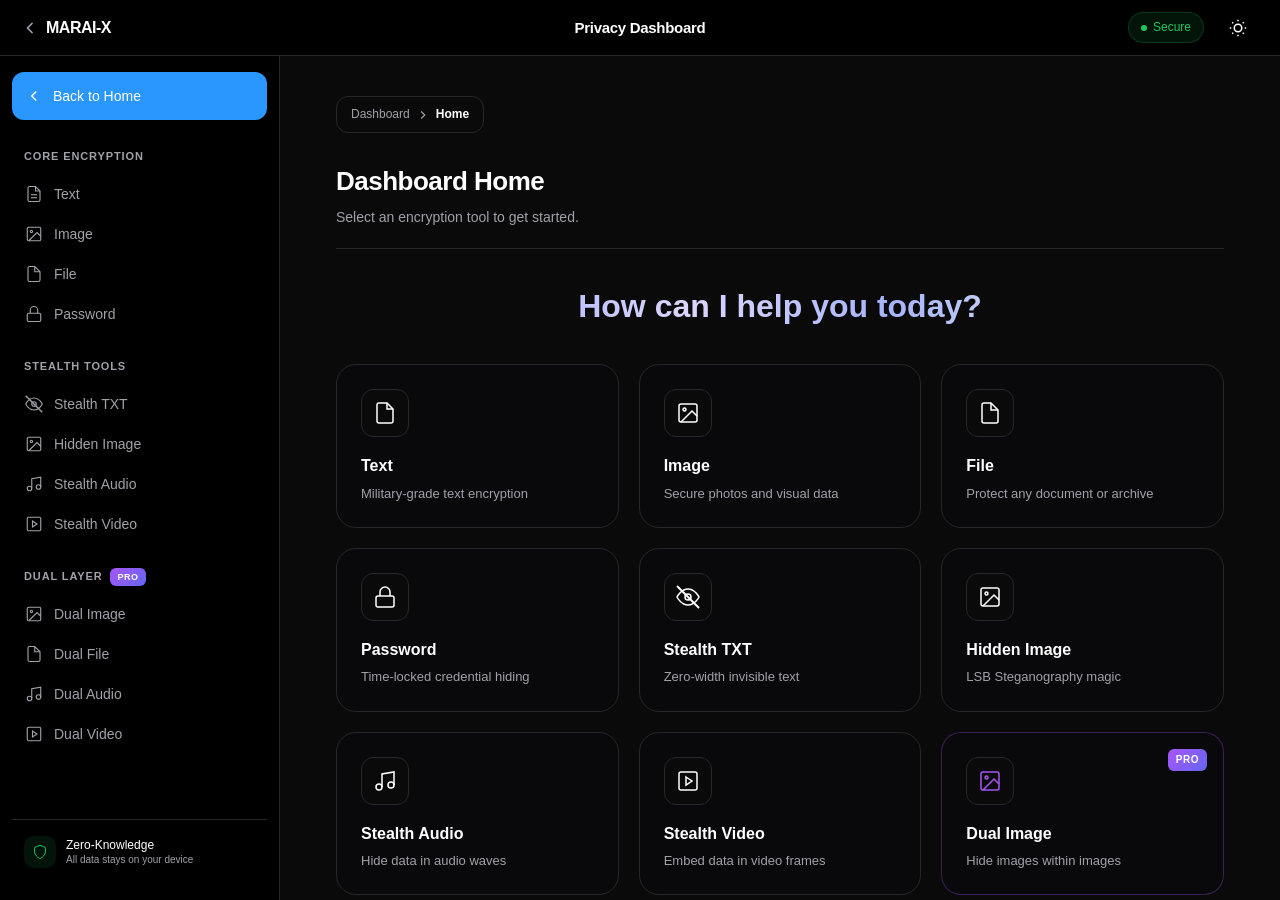
<file: dashboard.html>
<!DOCTYPE html>
<html lang="en" data-theme="dark" prefix="og: https://ogp.me/ns#">

<head>
    <meta charset="UTF-8">
    <meta name="viewport" content="width=device-width, initial-scale=1.0, maximum-scale=5.0">
    <meta http-equiv="X-UA-Compatible" content="IE=edge">

    <!-- Primary Meta Tags -->
    <title>MARAI-X Dashboard | Encrypt Text, Files & Images - AES-256-GCM</title>
    <meta name="title" content="MARAI-X Dashboard | Encrypt Text, Files & Images - AES-256-GCM">
    <meta name="description" content="MARAI-X Encryption Dashboard — Securely encrypt and decrypt text, images, files, audio, and video with military-grade AES-256-GCM encryption. Client-side processing, zero data upload, complete privacy.">
    <meta name="keywords" content="encryption dashboard, encrypt files online, text encryption tool, image encryption, file encryption tool, AES-256 encryption online, secure file encryption, privacy tool, encryption software, decrypt files, secure messaging, data encryption tool, online encryption, crypto tool, security dashboard">
    <meta name="author" content="MARAI-X">
    <meta name="robots" content="index, follow, max-image-preview:large, max-snippet:-1, max-video-preview:-1">
    <meta name="googlebot" content="index, follow">
    <meta name="theme-color" content="#6366f1" media="(prefers-color-scheme: dark)">
    <meta name="theme-color" content="#4f46e5" media="(prefers-color-scheme: light)">

    <!-- Canonical URL -->
    <link rel="canonical" href="https://marai-x.in/dashboard.html">

    <!-- Open Graph / Facebook -->
    <meta property="og:type" content="website">
    <meta property="og:url" content="https://marai-x.in/dashboard.html">
    <meta property="og:title" content="MARAI-X Encryption Dashboard | Secure Your Data">
    <meta property="og:description" content="Encrypt and decrypt text, files, and images with military-grade AES-256-GCM encryption. All processing happens client-side for maximum privacy.">
    <meta property="og:image" content="https://marai-x.in/dashboard-og-image.png">
    <meta property="og:image:width" content="1200">
    <meta property="og:image:height" content="630">
    <meta property="og:image:alt" content="MARAI-X Encryption Dashboard">
    <meta property="og:site_name" content="MARAI-X">

    <!-- Twitter / X -->
    <meta name="twitter:card" content="summary_large_image">
    <meta name="twitter:url" content="https://marai-x.in/dashboard.html">
    <meta name="twitter:title" content="MARAI-X Encryption Dashboard | Secure Your Data">
    <meta name="twitter:description" content="Encrypt and decrypt text, files, and images with military-grade AES-256-GCM encryption.">
    <meta name="twitter:image" content="https://marai-x.in/dashboard-twitter-image.png">
    <meta name="twitter:creator" content="@maraix">

    <!-- Favicon and App Icons -->
    <link rel="icon" type="image/x-icon" href="./assets/images/favicon-BZzgeWc0.ico">
    <link rel="icon" type="image/png" sizes="512x512" href="./assets/images/logo-DOwJ7_qz.png">
    <link rel="icon" type="image/png" sizes="192x192" href="./assets/images/logo-DOwJ7_qz.png">
    <link rel="icon" type="image/png" sizes="96x96" href="./assets/images/logo-DOwJ7_qz.png">
    <link rel="icon" type="image/png" sizes="32x32" href="./assets/images/favicon-BZzgeWc0.ico">
    <link rel="icon" type="image/png" sizes="16x16" href="./assets/images/favicon-16x16-D4WwQQyM.png">
    <link rel="apple-touch-icon" sizes="180x180" href="./assets/images/apple-touch-icon-c3KgWV1o.png">
    <link rel="manifest" href="./assets/site-C7OvWZoD.webmanifest">
    <link rel="shortcut icon" href="./assets/images/logo-DOwJ7_qz.png">

    <!-- JSON-LD Structured Data -->
    <script type="application/ld+json">
    {
        "@context": "https://schema.org",
        "@graph": [
            {
                "@type": "WebPage",
                "@id": "https://marai-x.in/dashboard.html#webpage",
                "url": "https://marai-x.in/dashboard.html",
                "name": "MARAI-X Encryption Dashboard",
                "description": "Secure encryption dashboard for encrypting and decrypting text, files, and images using AES-256-GCM military-grade encryption.",
                "isPartOf": {
                    "@id": "https://marai-x.in/#website"
                },
                "primaryImageOfPage": {
                    "@type": "ImageObject",
                    "url": "https://marai-x.in/dashboard-screenshot.png"
                },
                "breadcrumb": {
                    "@id": "https://marai-x.in/dashboard.html#breadcrumb"
                }
            },
            {
                "@type": "BreadcrumbList",
                "@id": "https://marai-x.in/dashboard.html#breadcrumb",
                "itemListElement": [
                    {
                        "@type": "ListItem",
                        "position": 1,
                        "name": "Home",
                        "item": "https://marai-x.in/"
                    },
                    {
                        "@type": "ListItem",
                        "position": 2,
                        "name": "Dashboard",
                        "item": "https://marai-x.in/dashboard.html"
                    }
                ]
            },
            {
                "@type": "WebApplication",
                "@id": "https://marai-x.in/dashboard.html#application",
                "name": "MARAI-X Encryption Dashboard",
                "description": "Interactive encryption dashboard for securing text, files, and images with AES-256-GCM encryption. Features include text encryption/decryption, file encryption with drag-and-drop support, image encryption, real-time processing, and zero server upload.",
                "applicationCategory": "SecurityApplication",
                "operatingSystem": "Web Browser",
                "offers": {
                    "@type": "Offer",
                    "price": "0",
                    "priceCurrency": "USD"
                },
                "featureList": [
                    "Text Encryption & Decryption",
                    "File Encryption (All Types)",
                    "Image Encryption",
                    "Drag & Drop File Upload",
                    "Real-time Processing",
                    "Client-Side Only - No Server Upload",
                    "AES-256-GCM Encryption",
                    "Secure Key Generation",
                    "Copy/Download Encrypted Data"
                ]
            }
        ]
    }
    </script>

    <!-- Humans.txt - Give credit where credit is due -->
    <link rel="author" href="[data-uri]" type="text/plain">

  <script type="module" crossorigin src="./assets/js/dashboard-WsWz6S5D.js"></script>
  <link rel="modulepreload" crossorigin href="./assets/js/react-vendor-BwsN-hIJ.js">
  <link rel="modulepreload" crossorigin href="./assets/js/motion-vendor-E5pvg3zn.js">
  <link rel="modulepreload" crossorigin href="./assets/js/script-BSnc0Qkr.js">
  <link rel="stylesheet" crossorigin href="./assets/script-C7BTI3dD.css">
  <link rel="stylesheet" crossorigin href="./assets/dashboard-0KBhY0TQ.css">
</head>

<body class="dashboard-body">

    <!-- Notification Container -->
    <div id="notificationContainer" class="notification-container"></div>

    <!-- ─── Dashboard Header ─── -->
    <header class="dash-header">
        <div class="dash-header-left">
            <button class="dash-sidebar-toggle" id="sidebarToggle" aria-label="Toggle sidebar">
                <svg width="20" height="20" viewBox="0 0 24 24" fill="none" stroke="currentColor" stroke-width="2">
                    <line x1="3" y1="6" x2="21" y2="6"></line>
                    <line x1="3" y1="12" x2="21" y2="12"></line>
                    <line x1="3" y1="18" x2="21" y2="18"></line>
                </svg>
            </button>
            <a href="index.html" class="dash-logo">
                <svg width="20" height="20" viewBox="0 0 24 24" fill="none" stroke="currentColor" stroke-width="2">
                    <polyline points="15 18 9 12 15 6"></polyline>
                </svg>
                MARAI-X
            </a>
        </div>
        <div class="dash-header-center">
            <h1 class="dash-header-title">Privacy Dashboard</h1>
        </div>
        <div class="dash-header-right">
            <div class="dash-status">
                <span class="dash-status-dot"></span>
                <span class="dash-status-text">Secure</span>
            </div>
            <button class="theme-toggle" id="themeToggle" aria-label="Toggle dark mode">
                <svg class="sun-icon" width="18" height="18" viewBox="0 0 24 24" fill="none" stroke="currentColor"
                    stroke-width="2">
                    <circle cx="12" cy="12" r="5"></circle>
                    <line x1="12" y1="1" x2="12" y2="3"></line>
                    <line x1="12" y1="21" x2="12" y2="23"></line>
                    <line x1="4.22" y1="4.22" x2="5.64" y2="5.64"></line>
                    <line x1="18.36" y1="18.36" x2="19.78" y2="19.78"></line>
                    <line x1="1" y1="12" x2="3" y2="12"></line>
                    <line x1="21" y1="12" x2="23" y2="12"></line>
                    <line x1="4.22" y1="19.78" x2="5.64" y2="18.36"></line>
                    <line x1="18.36" y1="5.64" x2="19.78" y2="4.22"></line>
                </svg>
                <svg class="moon-icon" width="18" height="18" viewBox="0 0 24 24" fill="none" stroke="currentColor"
                    stroke-width="2">
                    <path d="M21 12.79A9 9 0 1 1 11.21 3 7 7 0 0 0 21 12.79z"></path>
                </svg>
            </button>
        </div>
    </header>

    <!-- ─── Dashboard Layout ─── -->
    <div class="dash-layout">

        <!-- ─── Sidebar ─── -->
        <aside class="dash-sidebar" id="dashSidebar">
            <div class="dash-sidebar-inner">

                <a href="#home" class="dash-nav-back-home" id="navBackHome">
                    <svg viewBox="0 0 24 24" fill="none" stroke="currentColor" stroke-width="2">
                        <polyline points="15 18 9 12 15 6"></polyline>
                    </svg>
                    Back to Home
                </a>

                <!-- Category: Core -->
                <div class="dash-nav-group">
                    <div class="dash-nav-group-label">Core Encryption</div>
                    <button class="dash-nav-item active" data-panel="text">
                        <span class="dash-nav-icon">
                            <svg viewBox="0 0 24 24" fill="none" stroke="currentColor" stroke-width="1.5">
                                <path d="M14 2H6a2 2 0 0 0-2 2v16a2 2 0 0 0 2 2h12a2 2 0 0 0 2-2V8z"></path>
                                <polyline points="14 2 14 8 20 8"></polyline>
                                <line x1="16" y1="13" x2="8" y2="13"></line>
                                <line x1="16" y1="17" x2="8" y2="17"></line>
                            </svg>
                        </span>
                        <span class="dash-nav-label">Text</span>
                    </button>
                    <button class="dash-nav-item" data-panel="image">
                        <span class="dash-nav-icon">
                            <svg viewBox="0 0 24 24" fill="none" stroke="currentColor" stroke-width="1.5">
                                <rect x="3" y="3" width="18" height="18" rx="2" ry="2"></rect>
                                <circle cx="8.5" cy="8.5" r="1.5"></circle>
                                <polyline points="21 15 16 10 5 21"></polyline>
                            </svg>
                        </span>
                        <span class="dash-nav-label">Image</span>
                    </button>
                    <button class="dash-nav-item" data-panel="file">
                        <span class="dash-nav-icon">
                            <svg viewBox="0 0 24 24" fill="none" stroke="currentColor" stroke-width="1.5">
                                <path d="M13 2H6a2 2 0 0 0-2 2v16a2 2 0 0 0 2 2h12a2 2 0 0 0 2-2V9z"></path>
                                <polyline points="13 2 13 9 20 9"></polyline>
                            </svg>
                        </span>
                        <span class="dash-nav-label">File</span>
                    </button>
                    <button class="dash-nav-item" data-panel="password">
                        <span class="dash-nav-icon">
                            <svg viewBox="0 0 24 24" fill="none" stroke="currentColor" stroke-width="1.5">
                                <rect x="3" y="11" width="18" height="11" rx="2" ry="2"></rect>
                                <path d="M7 11V7a5 5 0 0 1 10 0v4"></path>
                            </svg>
                        </span>
                        <span class="dash-nav-label">Password</span>
                    </button>
                </div>

                <!-- Category: Stealth -->
                <div class="dash-nav-group">
                    <div class="dash-nav-group-label">Stealth Tools</div>
                    <button class="dash-nav-item" data-panel="stealth-txt">
                        <span class="dash-nav-icon">
                            <svg viewBox="0 0 24 24" fill="none" stroke="currentColor" stroke-width="1.5">
                                <path d="M1 12s4-8 11-8 11 8 11 8-4 8-11 8-11-8-11-8z"></path>
                                <circle cx="12" cy="12" r="3"></circle>
                                <line x1="1" y1="1" x2="23" y2="23" stroke-width="2"></line>
                            </svg>
                        </span>
                        <span class="dash-nav-label">Stealth TXT</span>
                    </button>
                    <button class="dash-nav-item" data-panel="stego">
                        <span class="dash-nav-icon">
                            <svg viewBox="0 0 24 24" fill="none" stroke="currentColor" stroke-width="1.5">
                                <rect x="3" y="3" width="18" height="18" rx="2" ry="2"></rect>
                                <circle cx="8.5" cy="8.5" r="1.5"></circle>
                                <polyline points="21 15 16 10 5 21"></polyline>
                            </svg>
                        </span>
                        <span class="dash-nav-label">Hidden Image</span>
                    </button>
                    <button class="dash-nav-item" data-panel="stealth-audio">
                        <span class="dash-nav-icon">
                            <svg viewBox="0 0 24 24" fill="none" stroke="currentColor" stroke-width="1.5">
                                <path d="M9 18V5l12-2v13"></path>
                                <circle cx="6" cy="18" r="3"></circle>
                                <circle cx="18" cy="16" r="3"></circle>
                            </svg>
                        </span>
                        <span class="dash-nav-label">Stealth Audio</span>
                    </button>
                    <button class="dash-nav-item" data-panel="stealth-video">
                        <span class="dash-nav-icon">
                            <svg viewBox="0 0 24 24" fill="none" stroke="currentColor" stroke-width="1.5">
                                <rect x="3" y="3" width="18" height="18" rx="2"></rect>
                                <polygon points="10 8 16 12 10 16 10 8"></polygon>
                            </svg>
                        </span>
                        <span class="dash-nav-label">Stealth Video</span>
                    </button>
                </div>

                <!-- Category: Pro / Dual -->
                <div class="dash-nav-group">
                    <div class="dash-nav-group-label">
                        Dual Layer
                        <span class="dash-badge">PRO</span>
                    </div>
                    <button class="dash-nav-item" data-panel="dual-image">
                        <span class="dash-nav-icon">
                            <svg viewBox="0 0 24 24" fill="none" stroke="currentColor" stroke-width="1.5">
                                <rect x="3" y="3" width="18" height="18" rx="2" ry="2"></rect>
                                <circle cx="8.5" cy="8.5" r="1.5"></circle>
                                <polyline points="21 15 16 10 5 21"></polyline>
                            </svg>
                        </span>
                        <span class="dash-nav-label">Dual Image</span>
                    </button>
                    <button class="dash-nav-item" data-panel="dual-file">
                        <span class="dash-nav-icon">
                            <svg viewBox="0 0 24 24" fill="none" stroke="currentColor" stroke-width="1.5">
                                <path d="M13 2H6a2 2 0 0 0-2 2v16a2 2 0 0 0 2 2h12a2 2 0 0 0 2-2V9z"></path>
                                <polyline points="13 2 13 9 20 9"></polyline>
                            </svg>
                        </span>
                        <span class="dash-nav-label">Dual File</span>
                    </button>
                    <button class="dash-nav-item" data-panel="dual-audio">
                        <span class="dash-nav-icon">
                            <svg viewBox="0 0 24 24" fill="none" stroke="currentColor" stroke-width="1.5">
                                <path d="M9 18V5l12-2v13"></path>
                                <circle cx="6" cy="18" r="3"></circle>
                                <circle cx="18" cy="16" r="3"></circle>
                            </svg>
                        </span>
                        <span class="dash-nav-label">Dual Audio</span>
                    </button>
                    <button class="dash-nav-item" data-panel="dual-video">
                        <span class="dash-nav-icon">
                            <svg viewBox="0 0 24 24" fill="none" stroke="currentColor" stroke-width="1.5">
                                <rect x="3" y="3" width="18" height="18" rx="2"></rect>
                                <polygon points="10 8 16 12 10 16 10 8"></polygon>
                            </svg>
                        </span>
                        <span class="dash-nav-label">Dual Video</span>
                    </button>
                </div>

                <!-- Bottom info -->
                <div class="dash-sidebar-footer">
                    <div class="dash-sidebar-footer-icon">
                        <svg viewBox="0 0 24 24" fill="none" stroke="currentColor" stroke-width="1.5">
                            <path d="M12 22s8-4 8-10V5l-8-3-8 3v7c0 6 8 10 8 10z"></path>
                        </svg>
                    </div>
                    <div class="dash-sidebar-footer-text">
                        <div>Zero-Knowledge</div>
                        <small>All data stays on your device</small>
                    </div>
                </div>
            </div>
        </aside>

        <!-- ─── Sidebar Overlay (mobile) ─── -->
        <div class="dash-sidebar-overlay" id="sidebarOverlay"></div>

        <!-- ─── Main Content ─── -->
        <main class="dash-main">

            <!-- Panel Breadcrumb -->
            <div class="dash-breadcrumb">
                <span class="dash-breadcrumb-category" id="breadcrumbCategory">Core Encryption</span>
                <svg width="14" height="14" viewBox="0 0 24 24" fill="none" stroke="currentColor" stroke-width="2">
                    <polyline points="9 18 15 12 9 6"></polyline>
                </svg>
                <span class="dash-breadcrumb-active" id="breadcrumbActive">Text</span>
            </div>

            <!-- Panel Container -->
            <div class="dash-panel-container">

                <!-- ─── HOME PANEL ─── -->
                <div class="demo-panel active" id="home-panel" style="position: relative;">
                    <!-- React Animated Background Mount --->
                    <div id="dashboard-react-bg-root"
                        style="position: absolute; top: -20px; left: -20px; right: -20px; bottom: -20px; z-index: 0; pointer-events: none; overflow: hidden; border-radius: 20px;">
                    </div>

                    <div class="dash-panel-header" style="position: relative; z-index: 1;">
                        <div>
                            <h2 class="dash-panel-title">Dashboard Home</h2>
                            <p class="dash-panel-desc">Select an encryption tool to get started.</p>
                        </div>
                    </div>

                    <!-- Animated Welcome Text (React-mounted) -->
                    <div id="dashboard-welcome-text-root"
                        style="position: relative; z-index: 1; margin: 2rem 0; display: flex; justify-content: center; align-items: center; width: 100%;">
                    </div>

                    <div class="dash-home-grid" style="position: relative; z-index: 1;">
                        <a href="#text" class="dash-home-card">
                            <div class="card-glow"></div>
                            <div class="card-icon">
                                <svg viewBox="0 0 24 24" fill="none" stroke="currentColor" stroke-width="1.5">
                                    <path d="M14 2H6a2 2 0 0 0-2 2v16a2 2 0 0 0 2 2h12a2 2 0 0 0 2-2V8z"></path>
                                    <polyline points="14 2 14 8 20 8"></polyline>
                                </svg>
                            </div>
                            <h3>Text</h3>
                            <p>Military-grade text encryption</p>
                        </a>

                        <a href="#image" class="dash-home-card">
                            <div class="card-glow"></div>
                            <div class="card-icon">
                                <svg viewBox="0 0 24 24" fill="none" stroke="currentColor" stroke-width="1.5">
                                    <rect x="3" y="3" width="18" height="18" rx="2" ry="2"></rect>
                                    <circle cx="8.5" cy="8.5" r="1.5"></circle>
                                    <polyline points="21 15 16 10 5 21"></polyline>
                                </svg>
                            </div>
                            <h3>Image</h3>
                            <p>Secure photos and visual data</p>
                        </a>

                        <a href="#file" class="dash-home-card">
                            <div class="card-glow"></div>
                            <div class="card-icon">
                                <svg viewBox="0 0 24 24" fill="none" stroke="currentColor" stroke-width="1.5">
                                    <path d="M13 2H6a2 2 0 0 0-2 2v16a2 2 0 0 0 2 2h12a2 2 0 0 0 2-2V9z"></path>
                                    <polyline points="13 2 13 9 20 9"></polyline>
                                </svg>
                            </div>
                            <h3>File</h3>
                            <p>Protect any document or archive</p>
                        </a>

                        <a href="#password" class="dash-home-card">
                            <div class="card-glow"></div>
                            <div class="card-icon">
                                <svg viewBox="0 0 24 24" fill="none" stroke="currentColor" stroke-width="1.5">
                                    <rect x="3" y="11" width="18" height="11" rx="2" ry="2"></rect>
                                    <path d="M7 11V7a5 5 0 0 1 10 0v4"></path>
                                </svg>
                            </div>
                            <h3>Password</h3>
                            <p>Time-locked credential hiding</p>
                        </a>

                        <a href="#stealth-txt" class="dash-home-card">
                            <div class="card-glow"></div>
                            <div class="card-icon">
                                <svg viewBox="0 0 24 24" fill="none" stroke="currentColor" stroke-width="1.5">
                                    <path d="M1 12s4-8 11-8 11 8 11 8-4 8-11 8-11-8-11-8z"></path>
                                    <circle cx="12" cy="12" r="3"></circle>
                                    <line x1="1" y1="1" x2="23" y2="23" stroke-width="2"></line>
                                </svg>
                            </div>
                            <h3>Stealth TXT</h3>
                            <p>Zero-width invisible text</p>
                        </a>

                        <a href="#stego" class="dash-home-card">
                            <div class="card-glow"></div>
                            <div class="card-icon">
                                <svg viewBox="0 0 24 24" fill="none" stroke="currentColor" stroke-width="1.5">
                                    <rect x="3" y="3" width="18" height="18" rx="2" ry="2"></rect>
                                    <circle cx="8.5" cy="8.5" r="1.5"></circle>
                                    <polyline points="21 15 16 10 5 21"></polyline>
                                </svg>
                            </div>
                            <h3>Hidden Image</h3>
                            <p>LSB Steganography magic</p>
                        </a>

                        <a href="#stealth-audio" class="dash-home-card">
                            <div class="card-glow"></div>
                            <div class="card-icon">
                                <svg viewBox="0 0 24 24" fill="none" stroke="currentColor" stroke-width="1.5">
                                    <path d="M9 18V5l12-2v13"></path>
                                    <circle cx="6" cy="18" r="3"></circle>
                                    <circle cx="18" cy="16" r="3"></circle>
                                </svg>
                            </div>
                            <h3>Stealth Audio</h3>
                            <p>Hide data in audio waves</p>
                        </a>

                        <a href="#stealth-video" class="dash-home-card">
                            <div class="card-glow"></div>
                            <div class="card-icon">
                                <svg viewBox="0 0 24 24" fill="none" stroke="currentColor" stroke-width="1.5">
                                    <rect x="3" y="3" width="18" height="18" rx="2"></rect>
                                    <polygon points="10 8 16 12 10 16 10 8"></polygon>
                                </svg>
                            </div>
                            <h3>Stealth Video</h3>
                            <p>Embed data in video frames</p>
                        </a>

                        <a href="#dual-image" class="dash-home-card dash-home-card-pro">
                            <div class="card-glow"></div>
                            <div class="dash-pro-badge">PRO</div>
                            <div class="card-icon">
                                <svg viewBox="0 0 24 24" fill="none" stroke="currentColor" stroke-width="1.5">
                                    <rect x="3" y="3" width="18" height="18" rx="2" ry="2"></rect>
                                    <circle cx="8.5" cy="8.5" r="1.5"></circle>
                                    <polyline points="21 15 16 10 5 21"></polyline>
                                </svg>
                            </div>
                            <h3>Dual Image</h3>
                            <p>Hide images within images</p>
                        </a>

                        <a href="#dual-file" class="dash-home-card dash-home-card-pro">
                            <div class="card-glow"></div>
                            <div class="dash-pro-badge">PRO</div>
                            <div class="card-icon">
                                <svg viewBox="0 0 24 24" fill="none" stroke="currentColor" stroke-width="1.5">
                                    <path d="M13 2H6a2 2 0 0 0-2 2v16a2 2 0 0 0 2 2h12a2 2 0 0 0 2-2V9z"></path>
                                    <polyline points="13 2 13 9 20 9"></polyline>
                                </svg>
                            </div>
                            <h3>Dual File</h3>
                            <p>Nested file encryption rings</p>
                        </a>

                        <a href="#dual-audio" class="dash-home-card dash-home-card-pro">
                            <div class="card-glow"></div>
                            <div class="dash-pro-badge">PRO</div>
                            <div class="card-icon">
                                <svg viewBox="0 0 24 24" fill="none" stroke="currentColor" stroke-width="1.5">
                                    <path d="M9 18V5l12-2v13"></path>
                                    <circle cx="6" cy="18" r="3"></circle>
                                    <circle cx="18" cy="16" r="3"></circle>
                                </svg>
                            </div>
                            <h3>Dual Audio</h3>
                            <p>Decoy audio layer hiding</p>
                        </a>

                        <a href="#dual-video" class="dash-home-card dash-home-card-pro">
                            <div class="card-glow"></div>
                            <div class="dash-pro-badge">PRO</div>
                            <div class="card-icon">
                                <svg viewBox="0 0 24 24" fill="none" stroke="currentColor" stroke-width="1.5">
                                    <rect x="3" y="3" width="18" height="18" rx="2"></rect>
                                    <polygon points="10 8 16 12 10 16 10 8"></polygon>
                                </svg>
                            </div>
                            <h3>Dual Video</h3>
                            <p>Nested decoy video layers</p>
                        </a>
                    </div>
                </div>

                <!-- ─── TEXT PANEL ─── -->
                <div class="demo-panel" id="text-panel">
                    <div class="dash-panel-header">
                        <div class="dash-panel-icon">
                            <svg viewBox="0 0 24 24" fill="none" stroke="currentColor" stroke-width="1.5">
                                <path d="M14 2H6a2 2 0 0 0-2 2v16a2 2 0 0 0 2 2h12a2 2 0 0 0 2-2V8z"></path>
                                <polyline points="14 2 14 8 20 8"></polyline>
                                <line x1="16" y1="13" x2="8" y2="13"></line>
                                <line x1="16" y1="17" x2="8" y2="17"></line>
                            </svg>
                        </div>
                        <div>
                            <h2 class="dash-panel-title">Text Encryption</h2>
                            <p class="dash-panel-desc">Secure messages, notes, and sensitive text with AES-256-GCM
                                encryption.</p>
                        </div>
                    </div>
                    <div class="dash-panel-body">
                        <textarea class="demo-input" placeholder="Enter text to encrypt..."></textarea>
                        <input type="password" class="demo-key" placeholder="Encryption key">
                        <div class="security-options">
                            <label class="security-toggle">
                                <input type="checkbox" class="opt-onetime">
                                <span></span>
                                <em>One-time decryption</em>
                            </label>
                            <label class="security-toggle">
                                <input type="checkbox" class="opt-timelock">
                                <span></span>
                                <em>Time lock</em>
                            </label>
                            <input type="datetime-local" class="opt-time" />
                            <small class="helper-text">Decryption allowed only after selected time</small>
                        </div>
                        <div class="demo-buttons">
                            <button class="btn btn-primary">Encrypt</button>
                            <button class="btn btn-secondary">Decrypt</button>
                        </div>
                        <div class="demo-output">
                            <p class="output-label">Output</p>
                            <div class="output-area"></div>
                        </div>
                    </div>
                </div>

                <!-- ─── IMAGE PANEL ─── -->
                <div class="demo-panel" id="image-panel">
                    <div class="dash-panel-header">
                        <div class="dash-panel-icon">
                            <svg viewBox="0 0 24 24" fill="none" stroke="currentColor" stroke-width="1.5">
                                <rect x="3" y="3" width="18" height="18" rx="2" ry="2"></rect>
                                <circle cx="8.5" cy="8.5" r="1.5"></circle>
                                <polyline points="21 15 16 10 5 21"></polyline>
                            </svg>
                        </div>
                        <div>
                            <h2 class="dash-panel-title">Image Encryption</h2>
                            <p class="dash-panel-desc">Protect photos and visual data with complete file encryption.</p>
                        </div>
                    </div>
                    <div class="dash-panel-body">
                        <div class="upload-area">
                            <svg width="48" height="48" viewBox="0 0 24 24" fill="none" stroke="currentColor"
                                stroke-width="1.5">
                                <rect x="3" y="3" width="18" height="18" rx="2" ry="2"></rect>
                                <circle cx="8.5" cy="8.5" r="1.5"></circle>
                                <polyline points="21 15 16 10 5 21"></polyline>
                            </svg>
                            <p>Click to upload an image</p>
                            <input type="file" data-role="image" accept="image/*,.mrx" style="display: none;">
                        </div>
                        <input type="password" class="demo-key" placeholder="Encryption key">
                        <div class="security-options">
                            <label class="security-toggle">
                                <input type="checkbox" class="opt-onetime">
                                <span></span>
                                <em>One-time decryption</em>
                            </label>
                            <label class="security-toggle">
                                <input type="checkbox" class="opt-timelock">
                                <span></span>
                                <em>Time lock</em>
                            </label>
                            <input type="datetime-local" class="opt-time" />
                            <small class="helper-text">Decryption allowed only after selected time</small>
                        </div>
                        <div class="demo-buttons">
                            <button class="btn btn-primary">Encrypt</button>
                            <button class="btn btn-secondary">Decrypt</button>
                        </div>
                        <div class="demo-output">
                            <div class="output-area"></div>
                        </div>
                    </div>
                </div>

                <!-- ─── FILE PANEL ─── -->
                <div class="demo-panel" id="file-panel">
                    <div class="dash-panel-header">
                        <div class="dash-panel-icon">
                            <svg viewBox="0 0 24 24" fill="none" stroke="currentColor" stroke-width="1.5">
                                <path d="M13 2H6a2 2 0 0 0-2 2v16a2 2 0 0 0 2 2h12a2 2 0 0 0 2-2V9z"></path>
                                <polyline points="13 2 13 9 20 9"></polyline>
                            </svg>
                        </div>
                        <div>
                            <h2 class="dash-panel-title">File Encryption</h2>
                            <p class="dash-panel-desc">Encrypt documents, PDFs, spreadsheets, and any file type.</p>
                        </div>
                    </div>
                    <div class="dash-panel-body">
                        <div class="upload-area">
                            <svg width="48" height="48" viewBox="0 0 24 24" fill="none" stroke="currentColor"
                                stroke-width="1.5">
                                <path d="M13 2H6a2 2 0 0 0-2 2v16a2 2 0 0 0 2 2h12a2 2 0 0 0 2-2V9z"></path>
                                <polyline points="13 2 13 9 20 9"></polyline>
                            </svg>
                            <p>Click to upload a file</p>
                            <input type="file" data-role="file" accept=".pdf,.zip,.txt,.doc,.docx,.json,.mrx,.mp4"
                                style="display: none;">
                        </div>
                        <input type="password" class="demo-key" placeholder="Encryption key">
                        <div class="security-options">
                            <label class="security-toggle">
                                <input type="checkbox" class="opt-onetime">
                                <span></span>
                                <em>One-time decryption</em>
                            </label>
                            <label class="security-toggle">
                                <input type="checkbox" class="opt-timelock">
                                <span></span>
                                <em>Time lock</em>
                            </label>
                            <input type="datetime-local" class="opt-time" />
                            <small class="helper-text">Decryption allowed only after selected time</small>
                        </div>
                        <div class="demo-buttons">
                            <button class="btn btn-primary">Encrypt</button>
                            <button class="btn btn-secondary">Decrypt</button>
                        </div>
                    </div>
                </div>

                <!-- ─── PASSWORD PANEL ─── -->
                <div class="demo-panel" id="password-panel">
                    <div class="dash-panel-header">
                        <div class="dash-panel-icon">
                            <svg viewBox="0 0 24 24" fill="none" stroke="currentColor" stroke-width="1.5">
                                <rect x="3" y="11" width="18" height="11" rx="2" ry="2"></rect>
                                <path d="M7 11V7a5 5 0 0 1 10 0v4"></path>
                            </svg>
                        </div>
                        <div>
                            <h2 class="dash-panel-title">Password Encryption</h2>
                            <p class="dash-panel-desc">Double-encrypt passwords and credentials with time-locked access.
                            </p>
                        </div>
                    </div>
                    <div class="dash-panel-body">
                        <input type="password" class="demo-input" placeholder="Enter password to encrypt...">
                        <input type="password" class="demo-key" placeholder="Master encryption key">
                        <div class="security-options">
                            <label class="security-toggle">
                                <input type="checkbox" class="opt-onetime">
                                <span></span>
                                <em>One-time decryption</em>
                            </label>
                            <label class="security-toggle">
                                <input type="checkbox" class="opt-timelock">
                                <span></span>
                                <em>Time lock</em>
                            </label>
                            <input type="datetime-local" class="opt-time" />
                            <small class="helper-text">Decryption allowed only after selected time</small>
                        </div>
                        <div class="demo-buttons">
                            <button class="btn btn-primary">Encrypt</button>
                            <button class="btn btn-secondary">Decrypt</button>
                        </div>
                        <div class="demo-output">
                            <p class="output-label">Output</p>
                            <div class="output-area"></div>
                        </div>
                    </div>
                </div>

                <!-- ─── STEALTH TXT PANEL ─── -->
                <div class="demo-panel" id="stealth-txt-panel">
                    <div class="dash-panel-header">
                        <div class="dash-panel-icon">
                            <svg viewBox="0 0 24 24" fill="none" stroke="currentColor" stroke-width="1.5">
                                <path d="M1 12s4-8 11-8 11 8 11 8-4 8-11 8-11-8-11-8z"></path>
                                <circle cx="12" cy="12" r="3"></circle>
                                <line x1="1" y1="1" x2="23" y2="23" stroke-width="2"></line>
                            </svg>
                        </div>
                        <div>
                            <h2 class="dash-panel-title">Stealth Text</h2>
                            <p class="dash-panel-desc">Hide encrypted data invisibly within text files using zero-width
                                characters.</p>
                        </div>
                    </div>
                    <div class="dash-panel-body">
                        <div class="upload-area">
                            <svg width="48" height="48" viewBox="0 0 24 24" fill="none" stroke="currentColor"
                                stroke-width="1.5">
                                <path d="M13 2H6a2 2 0 0 0-2 2v16a2 2 0 0 0 2 2h12a2 2 0 0 0 2-2V9z"></path>
                                <polyline points="13 2 13 9 20 9"></polyline>
                            </svg>
                            <p>Upload a TXT file</p>
                            <input type="file" accept=".txt" hidden>
                        </div>
                        <input type="password" class="demo-key" placeholder="Encryption key">
                        <textarea class="decoy-input" placeholder="Decoy text (what others will see)"
                            rows="4"></textarea>
                        <div class="security-options">
                            <label class="security-toggle">
                                <input type="checkbox" class="opt-onetime">
                                <span></span>
                                <em>One-time decryption</em>
                            </label>
                            <label class="security-toggle">
                                <input type="checkbox" class="opt-timelock">
                                <span></span>
                                <em>Time lock</em>
                            </label>
                            <input type="datetime-local" class="opt-time">
                        </div>
                        <div class="demo-buttons">
                            <button class="btn btn-primary">Encrypt (Invisible)</button>
                            <button class="btn btn-secondary">Decrypt</button>
                        </div>
                        <div class="output-area"></div>
                    </div>
                </div>

                <!-- ─── STEGO (HIDDEN IMAGE) PANEL ─── -->
                <div class="demo-panel" id="stego-panel">
                    <div class="dash-panel-header">
                        <div class="dash-panel-icon">
                            <svg viewBox="0 0 24 24" fill="none" stroke="currentColor" stroke-width="1.5">
                                <rect x="3" y="3" width="18" height="18" rx="2" ry="2"></rect>
                                <circle cx="8.5" cy="8.5" r="1.5"></circle>
                                <polyline points="21 15 16 10 5 21"></polyline>
                            </svg>
                        </div>
                        <div>
                            <h2 class="dash-panel-title">Hidden Image (Steganography)</h2>
                            <p class="dash-panel-desc">Hide secret messages within images using LSB steganography.</p>
                        </div>
                    </div>
                    <div class="dash-panel-body">
                        <div class="upload-area">
                            <svg width="48" height="48" viewBox="0 0 24 24" fill="none" stroke="currentColor"
                                stroke-width="1.5">
                                <rect x="3" y="3" width="18" height="18" rx="2" ry="2"></rect>
                                <circle cx="8.5" cy="8.5" r="1.5"></circle>
                                <polyline points="21 15 16 10 5 21"></polyline>
                            </svg>
                            <p>Click to upload an image</p>
                            <input type="file" data-role="image" accept="image/*" hidden />
                        </div>
                        <input type="password" class="demo-key stego-key" placeholder="Encryption key" />
                        <textarea class="demo-input stego-text" placeholder="Enter secret message" rows="4"></textarea>
                        <div class="security-options">
                            <label class="security-toggle">
                                <input type="checkbox" class="opt-onetime">
                                <span></span>
                                <em>One-time decryption</em>
                            </label>
                            <label class="security-toggle">
                                <input type="checkbox" class="opt-timelock">
                                <span></span>
                                <em>Time lock</em>
                            </label>
                            <input type="datetime-local" class="opt-time" />
                            <small class="helper-text">Decryption allowed only after selected time</small>
                        </div>
                        <div class="demo-buttons">
                            <button class="btn btn-primary">Encrypt</button>
                            <button class="btn btn-secondary">Decrypt</button>
                        </div>
                        <div class="output-area"></div>
                    </div>
                </div>

                <!-- ─── STEALTH AUDIO PANEL ─── -->
                <div class="demo-panel" id="stealth-audio-panel">
                    <div class="dash-panel-header">
                        <div class="dash-panel-icon">
                            <svg viewBox="0 0 24 24" fill="none" stroke="currentColor" stroke-width="1.5">
                                <path d="M9 18V5l12-2v13"></path>
                                <circle cx="6" cy="18" r="3"></circle>
                                <circle cx="18" cy="16" r="3"></circle>
                            </svg>
                        </div>
                        <div>
                            <h2 class="dash-panel-title">Stealth Audio</h2>
                            <p class="dash-panel-desc">Hide text messages within audio files using stealth techniques.
                            </p>
                        </div>
                    </div>
                    <div class="dash-panel-body">
                        <div class="upload-area">
                            <svg width="48" height="48" viewBox="0 0 24 24" fill="none" stroke="currentColor"
                                stroke-width="1.5">
                                <path d="M9 18V5l12-2v13"></path>
                                <circle cx="6" cy="18" r="3"></circle>
                                <circle cx="18" cy="16" r="3"></circle>
                            </svg>
                            <p>Upload audio file (MP3 / WAV)</p>
                            <input type="file" accept="audio/*">
                        </div>
                        <textarea class="demo-input" placeholder="Hidden message / transcript"></textarea>
                        <input type="password" class="demo-key" placeholder="Encryption key">
                        <div class="security-options">
                            <label>
                                <input type="checkbox" class="opt-timelock">
                                Time lock
                            </label>
                            <input type="datetime-local" class="opt-time">
                        </div>
                        <div class="demo-buttons">
                            <button class="btn btn-primary">Encrypt Audio</button>
                            <button class="btn btn-secondary">Decrypt Audio</button>
                        </div>
                        <div class="demo-output">
                            <div class="output-area"></div>
                        </div>
                    </div>
                </div>

                <!-- ─── STEALTH VIDEO PANEL ─── -->
                <div class="demo-panel" id="stealth-video-panel">
                    <div class="dash-panel-header">
                        <div class="dash-panel-icon">
                            <svg viewBox="0 0 24 24" fill="none" stroke="currentColor" stroke-width="1.5">
                                <rect x="3" y="3" width="18" height="18" rx="2"></rect>
                                <polygon points="10 8 16 12 10 16 10 8"></polygon>
                            </svg>
                        </div>
                        <div>
                            <h2 class="dash-panel-title">Stealth Video</h2>
                            <p class="dash-panel-desc">Hide text messages within video files with stealth encryption.
                            </p>
                        </div>
                    </div>
                    <div class="dash-panel-body">
                        <div class="upload-area">
                            <svg width="48" height="48" viewBox="0 0 24 24" fill="none" stroke="currentColor"
                                stroke-width="1.5">
                                <rect x="3" y="3" width="18" height="18" rx="2"></rect>
                                <polygon points="10 8 16 12 10 16 10 8"></polygon>
                            </svg>
                            <p>Upload video (MP4 / MKV / WebM)</p>
                            <input type="file" accept="video/*">
                        </div>
                        <textarea class="demo-input" placeholder="Hidden message / metadata / transcript"></textarea>
                        <input type="password" class="demo-key" placeholder="Encryption key">
                        <div class="security-options">
                            <label class="security-toggle">
                                <input type="checkbox" class="opt-timelock">
                                <span></span>
                                <em>Time lock</em>
                            </label>
                            <input type="datetime-local" class="opt-time">
                        </div>
                        <div class="demo-buttons">
                            <button class="btn btn-primary">Encrypt Video</button>
                            <button class="btn btn-secondary">Decrypt Video</button>
                        </div>
                        <div class="demo-output">
                            <div class="output-area"></div>
                        </div>
                    </div>
                </div>

                <!-- ─── DUAL IMAGE PANEL ─── -->
                <div class="demo-panel" id="dual-image-panel">
                    <div class="dash-panel-header">
                        <div class="dash-panel-icon dash-panel-icon-pro">
                            <svg viewBox="0 0 24 24" fill="none" stroke="currentColor" stroke-width="1.5">
                                <rect x="3" y="3" width="18" height="18" rx="2" ry="2"></rect>
                                <circle cx="8.5" cy="8.5" r="1.5"></circle>
                                <polyline points="21 15 16 10 5 21"></polyline>
                            </svg>
                        </div>
                        <div>
                            <h2 class="dash-panel-title">Dual Image <span class="dash-pro-tag">PRO</span></h2>
                            <p class="dash-panel-desc">Hide one image inside another with dual-layer encryption.</p>
                        </div>
                    </div>
                    <div class="dash-panel-body">
                        <div class="upload-area">
                            <svg width="48" height="48" viewBox="0 0 24 24" fill="none" stroke="currentColor"
                                stroke-width="1.5">
                                <rect x="3" y="3" width="18" height="18" rx="2" ry="2"></rect>
                                <circle cx="8.5" cy="8.5" r="1.5"></circle>
                                <polyline points="21 15 16 10 5 21"></polyline>
                            </svg>
                            <p>Upload Decoy Image (public)</p>
                            <input type="file" class="decoy-image" accept="image/*">
                        </div>
                        <div class="upload-area">
                            <svg width="48" height="48" viewBox="0 0 24 24" fill="none" stroke="currentColor"
                                stroke-width="1.5">
                                <rect x="3" y="3" width="18" height="18" rx="2" ry="2"></rect>
                                <circle cx="8.5" cy="8.5" r="1.5"></circle>
                                <polyline points="21 15 16 10 5 21"></polyline>
                            </svg>
                            <p>Upload Secret Image (hidden)</p>
                            <input type="file" class="secret-image" accept="image/*">
                        </div>
                        <input type="password" class="demo-key" placeholder="Encryption key">
                        <div class="security-options">
                            <label class="security-toggle">
                                <input type="checkbox" class="opt-timelock">
                                <span></span>
                                <em>Time lock</em>
                            </label>
                            <input type="datetime-local" class="opt-time">
                        </div>
                        <div class="demo-buttons">
                            <button class="btn btn-primary">Encrypt Images</button>
                            <button class="btn btn-secondary">Decrypt Secret</button>
                        </div>
                        <div class="demo-output">
                            <div class="output-area"></div>
                        </div>
                    </div>
                </div>

                <!-- ─── DUAL FILE PANEL ─── -->
                <div class="demo-panel" id="dual-file-panel">
                    <div class="dash-panel-header">
                        <div class="dash-panel-icon dash-panel-icon-pro">
                            <svg viewBox="0 0 24 24" fill="none" stroke="currentColor" stroke-width="1.5">
                                <path d="M13 2H6a2 2 0 0 0-2 2v16a2 2 0 0 0 2 2h12a2 2 0 0 0 2-2V9z"></path>
                                <polyline points="13 2 13 9 20 9"></polyline>
                            </svg>
                        </div>
                        <div>
                            <h2 class="dash-panel-title">Dual File <span class="dash-pro-tag">PRO</span></h2>
                            <p class="dash-panel-desc">Hide any file inside another file with nested encryption using
                                magic markers.</p>
                        </div>
                    </div>
                    <div class="dash-panel-body">
                        <div class="upload-area">
                            <svg width="48" height="48" viewBox="0 0 24 24" fill="none" stroke="currentColor"
                                stroke-width="1.5">
                                <path d="M13 2H6a2 2 0 0 0-2 2v16a2 2 0 0 0 2 2h12a2 2 0 0 0 2-2V9z"></path>
                                <polyline points="13 2 13 9 20 9"></polyline>
                            </svg>
                            <p>Upload Decoy File (public)</p>
                            <input type="file" class="decoy-file" accept="*/*">
                        </div>
                        <div class="upload-area">
                            <svg width="48" height="48" viewBox="0 0 24 24" fill="none" stroke="currentColor"
                                stroke-width="1.5">
                                <path d="M13 2H6a2 2 0 0 0-2 2v16a2 2 0 0 0 2 2h12a2 2 0 0 0 2-2V9z"></path>
                                <polyline points="13 2 13 9 20 9"></polyline>
                            </svg>
                            <p>Upload Secret File (hidden)</p>
                            <input type="file" class="secret-file" accept="*/*">
                        </div>
                        <input type="password" class="demo-key" placeholder="Encryption key">
                        <div class="security-options">
                            <label class="security-toggle">
                                <input type="checkbox" class="opt-timelock">
                                <span></span>
                                <em>Time lock</em>
                            </label>
                            <input type="datetime-local" class="opt-time">
                        </div>
                        <div class="demo-buttons">
                            <button class="btn btn-primary">Encrypt Files</button>
                            <button class="btn btn-secondary">Decrypt Secret</button>
                        </div>
                        <div class="demo-output">
                            <div class="output-area"></div>
                        </div>
                    </div>
                </div>

                <!-- ─── DUAL AUDIO PANEL ─── -->
                <div class="demo-panel" id="dual-audio-panel">
                    <div class="dash-panel-header">
                        <div class="dash-panel-icon dash-panel-icon-pro">
                            <svg viewBox="0 0 24 24" fill="none" stroke="currentColor" stroke-width="1.5">
                                <path d="M9 18V5l12-2v13"></path>
                                <circle cx="6" cy="18" r="3"></circle>
                                <circle cx="18" cy="16" r="3"></circle>
                            </svg>
                        </div>
                        <div>
                            <h2 class="dash-panel-title">Dual Audio <span class="dash-pro-tag">PRO</span></h2>
                            <p class="dash-panel-desc">Hide an audio file inside another audio file with dual-layer
                                encryption.</p>
                        </div>
                    </div>
                    <div class="dash-panel-body">
                        <div class="upload-area">
                            <svg width="48" height="48" viewBox="0 0 24 24" fill="none" stroke="currentColor"
                                stroke-width="1.5">
                                <path d="M9 18V5l12-2v13"></path>
                                <circle cx="6" cy="18" r="3"></circle>
                                <circle cx="18" cy="16" r="3"></circle>
                            </svg>
                            <p>Upload Decoy Audio (public)</p>
                            <input type="file" class="decoy-audio" accept="audio/*">
                        </div>
                        <div class="upload-area">
                            <svg width="48" height="48" viewBox="0 0 24 24" fill="none" stroke="currentColor"
                                stroke-width="1.5">
                                <path d="M9 18V5l12-2v13"></path>
                                <circle cx="6" cy="18" r="3"></circle>
                                <circle cx="18" cy="16" r="3"></circle>
                            </svg>
                            <p>Upload Secret Audio (hidden)</p>
                            <input type="file" class="secret-audio" accept="audio/*">
                        </div>
                        <input type="password" class="demo-key" placeholder="Encryption key">
                        <div class="security-options">
                            <label>
                                <input type="checkbox" class="opt-timelock">
                                Time lock
                            </label>
                            <input type="datetime-local" class="opt-time">
                        </div>
                        <div class="demo-buttons">
                            <button class="btn btn-primary">Encrypt Audio</button>
                            <button class="btn btn-secondary">Decrypt Secret</button>
                        </div>
                        <div class="demo-output">
                            <div class="output-area"></div>
                        </div>
                    </div>
                </div>

                <!-- ─── DUAL VIDEO PANEL ─── -->
                <div class="demo-panel" id="dual-video-panel">
                    <div class="dash-panel-header">
                        <div class="dash-panel-icon dash-panel-icon-pro">
                            <svg viewBox="0 0 24 24" fill="none" stroke="currentColor" stroke-width="1.5">
                                <rect x="3" y="3" width="18" height="18" rx="2"></rect>
                                <polygon points="10 8 16 12 10 16 10 8"></polygon>
                            </svg>
                        </div>
                        <div>
                            <h2 class="dash-panel-title">Dual Video <span class="dash-pro-tag">PRO</span></h2>
                            <p class="dash-panel-desc">Hide a video inside another video with dual-layer encryption.</p>
                        </div>
                    </div>
                    <div class="dash-panel-body">
                        <div class="upload-area">
                            <svg width="48" height="48" viewBox="0 0 24 24" fill="none" stroke="currentColor"
                                stroke-width="1.5">
                                <polygon points="10 8 16 12 10 16 10 8"></polygon>
                            </svg>
                            <p>Upload Decoy Video (public)</p>
                            <input type="file" class="decoy-video" accept="video/mp4,video/webm">
                        </div>
                        <div class="upload-area">
                            <svg width="48" height="48" viewBox="0 0 24 24" fill="none" stroke="currentColor"
                                stroke-width="1.5">
                                <polygon points="10 8 16 12 10 16 10 8"></polygon>
                            </svg>
                            <p>Upload Secret Video (hidden)</p>
                            <input type="file" class="secret-video" accept="video/mp4,video/webm">
                        </div>
                        <input type="password" class="demo-key" placeholder="Encryption key">
                        <div class="security-options">
                            <label class="security-toggle">
                                <input type="checkbox" class="opt-timelock">
                                <span></span>
                                <em>Time lock</em>
                            </label>
                            <input type="datetime-local" class="opt-time">
                        </div>
                        <div class="demo-buttons">
                            <button class="btn btn-primary">Encrypt Video</button>
                            <button class="btn btn-secondary">Decrypt Secret</button>
                        </div>
                        <div class="demo-output">
                            <div class="output-area"></div>
                        </div>
                    </div>
                </div>

            </div><!-- /dash-panel-container -->

            <!-- Dashboard Footer -->
            <div class="dash-footer">
                <div class="dash-footer-security">
                    <svg width="14" height="14" viewBox="0 0 24 24" fill="none" stroke="currentColor" stroke-width="2">
                        <path d="M12 22s8-4 8-10V5l-8-3-8 3v7c0 6 8 10 8 10z"></path>
                    </svg>
                    <span>All encryption runs locally. Zero data leaves your device.</span>
                </div>
                <div class="dash-footer-brand">MARAI-X · Built by Shutdown</div>
            </div>
        </main>
    </div>

    <!-- Scripts -->
</body>

</html>
</file>
<file: assets/script-C7BTI3dD.css>
.reveal{opacity:0;transform:translateY(24px) scale(.98);filter:blur(6px);transition:opacity .9s cubic-bezier(.16,1,.3,1),transform .9s cubic-bezier(.16,1,.3,1),filter .9s cubic-bezier(.16,1,.3,1);will-change:transform,opacity}.reveal.active{opacity:1;transform:translateY(0) scale(1);filter:blur(0)}.reveal-stagger .reveal-child{opacity:0;transform:translateY(18px) scale(.985);filter:blur(4px);transition:opacity .7s cubic-bezier(.16,1,.3,1),transform .7s cubic-bezier(.16,1,.3,1),filter .7s cubic-bezier(.16,1,.3,1);transition-delay:var(--reveal-delay, 0s)}.reveal-stagger.active .reveal-child{opacity:1;transform:translateY(0) scale(1);filter:blur(0)}@media (prefers-reduced-motion: reduce){.reveal,.reveal-stagger .reveal-child{transition:none;transform:none;filter:none;opacity:1}}:root{--color-bg: #ffffff;--color-bg-secondary: #f5f5f7;--color-text: #1d1d1f;--color-text-secondary: #6e6e73;--color-accent: #0071e3;--color-accent-hover: #0077ed;--color-accent-text: #ffffff;--color-border: #d2d2d7;--color-card: #ffffff;--nav-bg: rgba(255, 255, 255, .72);--nav-blur: blur(20px);--shadow-sm: 0 1px 3px rgba(0, 0, 0, .05);--shadow-md: 0 4px 6px rgba(0, 0, 0, .07);--shadow-lg: 0 10px 20px rgba(0, 0, 0, .08);--gradient-orb: linear-gradient(135deg, #e3e3e8 0%, #c7c7cc 100%);--safe-area-left: 0;--safe-area-right: 0}[data-theme=dark]{--color-bg: #000000;--color-bg-secondary: #0a0a0a;--color-text: #ffffff;--color-text-secondary: #a1a1aa;--color-accent: #2997ff;--color-accent-hover: #409fff;--color-accent-text: #ffffff;--color-border: #27272a;--color-card: #09090b;--nav-bg: rgba(0, 0, 0, .72);--shadow-sm: 0 1px 3px rgba(0, 0, 0, .3);--shadow-md: 0 4px 6px rgba(0, 0, 0, .4);--shadow-lg: 0 10px 20px rgba(0, 0, 0, .5);--gradient-orb: linear-gradient(135deg, #2d2d30 0%, #1a1a1c 100%)}*{margin:0;padding:0;box-sizing:border-box}html{scroll-behavior:smooth;-webkit-font-smoothing:antialiased;-moz-osx-font-smoothing:grayscale}body{font-family:-apple-system,BlinkMacSystemFont,SF Pro Display,SF Pro Text,Helvetica,Arial,sans-serif;background-color:var(--color-bg);color:var(--color-text);line-height:1.6;overflow-x:hidden;transition:background-color .3s ease,color .3s ease}.container{max-width:1200px;margin:0 auto;padding:0 16px;width:100%}.nav{position:fixed;top:0;left:0;right:0;z-index:9999;background:var(--nav-bg);backdrop-filter:var(--nav-blur);-webkit-backdrop-filter:var(--nav-blur);border-bottom:1px solid var(--color-border);transition:all .3s ease}.nav-container{max-width:1200px;margin:0 auto;padding:12px 16px;display:flex;justify-content:space-between;align-items:center;width:100%;position:relative}.nav-logo{font-size:18px;font-weight:600;letter-spacing:-.5px;color:var(--color-text);flex-shrink:0}.nav-links{display:none;list-style:none;gap:32px;align-items:center;position:absolute;top:100%;left:0;right:0;background:var(--nav-bg);backdrop-filter:var(--nav-blur);-webkit-backdrop-filter:var(--nav-blur);flex-direction:column;padding:16px;border-bottom:1px solid var(--color-border);gap:0}.nav-links.active{display:flex}.nav-links li{width:100%}.nav-links a{color:var(--color-text);text-decoration:none;font-size:14px;font-weight:400;transition:opacity .2s ease;display:block;padding:12px 0;border-bottom:1px solid var(--color-border)}.nav-links li:last-child a{border-bottom:none}.nav-links a:active{opacity:.6}.menu-toggle{display:flex;flex-direction:column;background:none;border:none;cursor:pointer;gap:5px;padding:8px;margin-left:auto}.menu-toggle span{width:24px;height:2px;background:var(--color-text);border-radius:1px;transition:all .3s ease}.menu-toggle.active span:nth-child(1){transform:rotate(45deg) translateY(11px)}.menu-toggle.active span:nth-child(2){opacity:0}.menu-toggle.active span:nth-child(3){transform:rotate(-45deg) translateY(-11px)}.theme-toggle{background:none;border:none;cursor:pointer;color:var(--color-text);padding:8px;border-radius:8px;transition:background-color .2s ease;display:flex;align-items:center;justify-content:center;min-width:44px;min-height:44px;flex-shrink:0}.theme-toggle:active{background-color:var(--color-bg-secondary)}.sun-icon{display:none}.moon-icon,[data-theme=dark] .sun-icon{display:block}[data-theme=dark] .moon-icon{display:none}.hero{min-height:100vh;display:flex;align-items:center;justify-content:center;text-align:center;padding:80px 16px 60px;position:relative;overflow:hidden;z-index:1}.hero .container{position:relative;z-index:10}.hero-title{font-size:clamp(32px,8vw,96px);font-weight:700;letter-spacing:-1.5px;line-height:1.1;margin-bottom:16px;background:linear-gradient(135deg,var(--color-text) 0%,var(--color-text-secondary) 100%);-webkit-background-clip:text;-webkit-text-fill-color:transparent;background-clip:text}.hero-subtitle{font-size:clamp(16px,4vw,24px);color:var(--color-text-secondary);margin-bottom:32px;font-weight:400;line-height:1.4}.hero-buttons{display:flex;flex-direction:column;gap:12px;justify-content:center;margin-bottom:48px;width:100%}.btn{padding:16px 24px;border-radius:980px;font-size:16px;font-weight:500;text-decoration:none;transition:all .3s ease;border:none;cursor:pointer;display:inline-block;min-height:48px;display:flex;align-items:center;justify-content:center}.btn-primary{background-color:var(--color-accent);color:var(--color-accent-text)}.btn-primary:active{background-color:var(--color-accent-hover);transform:scale(.98)}.btn-secondary{background-color:transparent;color:var(--color-accent);border:1px solid var(--color-accent)}.btn-secondary:active{background-color:var(--color-accent);color:var(--color-accent-text)}.btn-large{padding:16px 20px;font-size:16px}.hero-visual{display:flex;justify-content:center;align-items:center;margin-top:40px}.hero-3d-container{position:absolute;top:0;left:0;width:100%;height:100%;z-index:1;pointer-events:none}.encryption-orb{width:200px;height:200px;border-radius:50%;background:var(--gradient-orb);animation:float 6s ease-in-out infinite;box-shadow:var(--shadow-lg);position:relative;z-index:2}.encryption-orb:before{content:"";position:absolute;top:20px;right:20px;bottom:20px;left:20px;border-radius:50%;background:linear-gradient(135deg,rgba(255,255,255,.1) 0%,transparent 100%)}@keyframes float{0%,to{transform:translateY(0)}50%{transform:translateY(-20px)}}.hero-expand-media{position:absolute;z-index:5;left:50%;top:50%;transform:translate(-50%,-50%) scale(0);width:0;height:0;border-radius:24px;overflow:hidden;box-shadow:0 0 #0000;opacity:0;will-change:transform,width,height,opacity,border-radius;pointer-events:none}.hero-expand-media canvas{position:absolute;top:0;right:0;bottom:0;left:0;width:100%!important;height:100%!important}.hero-card-sparkles{width:100%;height:100%;background:var(--color-bg);border:1px solid var(--color-border);border-radius:inherit;position:relative;display:flex;align-items:center;justify-content:center;overflow:hidden;transition:background .3s ease,border-color .3s ease}[data-theme=dark] .hero-card-sparkles{background:#000;border-color:#ffffff14}.hero-card-sparkles-content{position:relative;display:flex;flex-direction:column;align-items:center;width:100%;z-index:20}.hero-card-sparkles-title{font-size:clamp(4rem,12vw,12rem);font-weight:700;text-align:center;color:var(--color-text);letter-spacing:-.04em;line-height:1;margin:0;transition:color .3s ease}[data-theme=dark] .hero-card-sparkles-title{color:#fff}.hero-card-sparkles-lines{position:relative;width:80%;max-width:30rem;height:6px;margin-top:1.5rem}.hero-card-sparkles-lines .sparkles-line{position:absolute;top:0;left:50%;transform:translate(-50%);width:75%;height:2px;background:linear-gradient(to right,transparent,#6366f1,transparent);z-index:3}.hero-card-sparkles-lines .sparkles-line-blur{filter:blur(4px)}.hero-card-sparkles-lines .sparkles-line-solid{height:1px;filter:none}.hero-card-sparkles-lines .sparkles-line-accent{position:absolute;top:0;left:50%;transform:translate(-50%);width:25%;height:5px;background:linear-gradient(to right,transparent,#0ea5e9,transparent);z-index:3}.hero-card-sparkles-lines .sparkles-line-accent.sparkles-line-solid{height:1px}.hero-expand-titles{display:flex;flex-direction:column;align-items:center;gap:4px;position:relative;z-index:10;mix-blend-mode:difference}.hero-expand-word1,.hero-expand-word2{will-change:transform;transition:none;margin-bottom:0}.hero-expand-hint{display:flex;flex-direction:column;align-items:center;gap:6px;margin-top:24px;position:relative;z-index:10;transition:opacity .4s ease}.hero-expand-hint p{color:var(--color-text-secondary);font-size:14px;font-weight:500;letter-spacing:.5px}.hero-expand-hint svg{color:var(--color-text-secondary);animation:bounceDown 2s ease-in-out infinite}@keyframes bounceDown{0%,to{transform:translateY(0)}50%{transform:translateY(6px)}}.hero.hero-expanded{min-height:auto}.hero.hero-expanded .hero-expand-media{position:absolute;width:100vw!important;height:100vh!important;max-width:none!important;border-radius:0!important;transform:translate(-50%,-50%) scale(1)!important;opacity:1!important;pointer-events:auto!important}.hero.hero-expanded .hero-expand-titles,.hero.hero-expanded .hero-subtitle,.hero.hero-expanded .hero-buttons,.hero.hero-expanded .hero-expand-hint{opacity:0!important;pointer-events:none}.section{padding:60px 16px}#privacy{padding-bottom:0}.section-title{font-size:clamp(28px,7vw,56px);font-weight:700;letter-spacing:-1.2px;text-align:center;margin-bottom:12px;line-height:1.2}.section-subtitle{font-size:clamp(16px,3vw,20px);color:var(--color-text-secondary);text-align:center;margin-bottom:48px;font-weight:400;line-height:1.4}.grid-3{display:grid;grid-template-columns:1fr;gap:20px}.feature-card,.type-card,.use-case-card{background:var(--color-card);border:1px solid var(--color-border);border-radius:20px;padding:28px 20px;transition:all .3s ease}.feature-card:active,.type-card:active,.use-case-card:active{transform:translateY(-2px);box-shadow:var(--shadow-md)}.feature-icon,.type-icon{width:56px;height:56px;background:var(--color-bg-secondary);border-radius:14px;display:flex;align-items:center;justify-content:center;margin-bottom:16px}.feature-card h3,.type-card h3,.use-case-card h3{font-size:18px;font-weight:600;margin-bottom:10px;letter-spacing:-.3px}.feature-card p,.type-card p,.use-case-card p{color:var(--color-text-secondary);font-size:15px;line-height:1.5}.encryption-types-parallax{background:var(--color-bg);overflow:hidden;position:relative}.encryption-types-parallax #privacy-parallax-root{width:100%}.encryption-types{background:var(--color-bg-secondary)}.steps{display:flex;flex-direction:column;gap:16px;padding:0}.step{background:var(--color-card);border:1px solid var(--color-border);border-radius:20px;padding:24px 20px;flex-shrink:0}.step-number{font-size:32px;font-weight:700;color:var(--color-accent);margin-bottom:12px;opacity:.7}.step h3{font-size:17px;font-weight:600;margin-bottom:10px;letter-spacing:-.2px}.step p{color:var(--color-text-secondary);font-size:14px;line-height:1.5}.step-arrow{display:none}.security-tech{background:var(--color-bg-secondary)}.tech-grid{display:grid;grid-template-columns:1fr;gap:20px}.tech-feature{background:var(--color-card);border:1px solid var(--color-border);border-radius:20px;padding:24px 20px;transition:all .3s ease}.tech-feature:active{transform:translateY(-2px);box-shadow:var(--shadow-md)}.tech-feature h3{font-size:17px;font-weight:600;margin-bottom:10px;letter-spacing:-.2px}.tech-feature p{color:var(--color-text-secondary);font-size:15px;line-height:1.5}.keys-card-hero{margin-top:32px;display:flex;flex-direction:column;align-items:center}.keys-card-stack{position:relative;width:100%;max-width:600px;height:auto;min-height:280px;margin:0 auto}.keys-bg-card{position:absolute;top:0;right:0;bottom:0;left:0;border-radius:20px;transition:all 1s ease-in-out}.keys-bg-1{background:#fb923c;transform:rotate(2deg) scale(.96);opacity:.3}.keys-bg-2{background:#a78bfa;transform:rotate(-1.5deg) scale(.97);opacity:.35}.keys-bg-3{background:#f472b6;transform:rotate(1deg) scale(.98);opacity:.3}.keys-bg-4{background:#fde047;transform:rotate(-.5deg) scale(.99);opacity:.25}.keys-bg-1.active{transform:rotate(2deg) scale(1);opacity:.5}.keys-bg-2.active{transform:rotate(-1.5deg) scale(1.01);opacity:.55}.keys-bg-3.active{transform:rotate(1deg) scale(1.02);opacity:.5}.keys-bg-4.active{transform:rotate(-.5deg) scale(1.03);opacity:.45}.keys-main-card{position:relative;z-index:10;width:100%;min-height:280px;border-radius:20px;padding:14px;display:flex;flex-direction:column;box-shadow:0 20px 40px -12px #0003;transition:all 1s ease-in-out,transform .3s ease}.keys-main-card:hover{transform:none}.keys-main-card.card-green{background:#4ade80}.keys-main-card.card-blue{background:#60a5fa}.keys-main-card.card-purple{background:#c084fc}.keys-main-card.card-amber{background:#fbbf24}.keys-card-inner{background:#ffffff40;backdrop-filter:blur(8px);-webkit-backdrop-filter:blur(8px);border-radius:14px;padding:14px;flex:1;display:flex;flex-direction:column;transition:all .5s ease}.keys-card-header{display:flex;align-items:center;justify-content:space-between;margin-bottom:10px}.keys-card-dots{display:flex;align-items:center;gap:5px}.keys-dot{width:8px;height:8px;border-radius:50%;transition:transform .3s ease}.keys-dot:hover{transform:scale(1.2)}.keys-dot-red{background:#f87171}.keys-dot-yellow{background:#facc15}.keys-dot-green{background:#22c55e}.keys-card-badge{font-size:11px;font-weight:500;color:#000000a6;background:#ffffff59;padding:3px 10px;border-radius:999px}.keys-card-content{flex:1;display:flex;flex-direction:column;gap:8px;animation:keysCardFadeIn .6s ease;overflow:hidden}@keyframes keysCardFadeIn{0%{opacity:0;transform:translateY(8px)}to{opacity:1;transform:translateY(0)}}.keys-card-title{font-size:15px;font-weight:600;color:#000000d9;margin:0}.keys-card-subtitle{font-size:12px;color:#0000008c;margin:0}.keys-progress-bar{width:100%;height:6px;background:#ffffff4d;border-radius:999px;overflow:hidden;margin-top:3px}.keys-progress-fill{height:100%;border-radius:999px;background:linear-gradient(90deg,#22c55e,#3b82f6);transition:width 1s ease}.keys-stat-grid{display:grid;grid-template-columns:1fr 1fr;gap:6px;margin-top:4px}.keys-stat-box{background:#fff3;border-radius:10px;padding:8px}.keys-stat-label{font-size:10px;color:#0000008c;margin-bottom:2px}.keys-stat-value{font-size:16px;font-weight:700;color:#000000d9;margin:0}.keys-stat-note{font-size:9px;margin-top:1px}.keys-stat-note.green{color:#16a34a}.keys-stat-note.purple{color:#9333ea}.keys-workflow-row{display:flex;align-items:center;gap:6px;background:#fff3;border-radius:10px;padding:10px}.keys-workflow-node{display:flex;flex-direction:column;align-items:center;z-index:2;flex-shrink:0}.keys-workflow-icon{width:34px;height:34px;border-radius:8px;display:flex;align-items:center;justify-content:center;margin-bottom:3px}.keys-workflow-icon.blue{background:#3b82f6}.keys-workflow-icon.purple{background:#a855f7}.keys-workflow-icon.green{background:#22c55e}.keys-workflow-icon svg{width:16px;height:16px;stroke:#fff;fill:none;stroke-width:2;stroke-linecap:round;stroke-linejoin:round}.keys-workflow-label{font-size:9px;color:#000000b3;text-align:center}.keys-workflow-connector{flex:1;height:2px;background:#ffffff4d;position:relative;min-width:16px}.keys-workflow-connector .pulse{position:absolute;top:-3px;right:-2px;width:8px;height:8px;border-radius:50%;animation:keysPulse 1.5s infinite}.keys-workflow-connector .pulse.blue{background:#60a5fa}.keys-workflow-connector .pulse.purple{background:#c084fc}@keyframes keysPulse{0%,to{opacity:1;transform:scale(1)}50%{opacity:.5;transform:scale(1.8)}}.keys-chat-item{display:flex;align-items:center;gap:8px;padding:8px;background:#ffffff4d;border-radius:10px;cursor:default;transition:background .2s ease}.keys-chat-item:hover{background:#fff6}.keys-chat-icon{width:28px;height:28px;border-radius:7px;display:flex;align-items:center;justify-content:center;flex-shrink:0}.keys-chat-icon.green-bg{background:#22c55e}.keys-chat-icon.purple-bg{background:#a855f7}.keys-chat-icon.blue-bg{background:#3b82f6}.keys-chat-icon svg{width:12px;height:12px;stroke:#fff;fill:none;stroke-width:2;stroke-linecap:round;stroke-linejoin:round}.keys-chat-text{flex:1;min-width:0}.keys-chat-text .title{font-size:12px;font-weight:500;color:#000000d9}.keys-chat-text .meta{font-size:10px;color:#00000080}.keys-chat-tag{font-size:9px;color:#0000008c;background:#fff6;padding:2px 6px;border-radius:999px;white-space:nowrap}.keys-card-indicators{display:flex;gap:8px;margin-top:20px;justify-content:center}.keys-indicator{width:10px;height:10px;border-radius:50%;background:var(--color-text-secondary);opacity:.4;border:none;padding:0;cursor:pointer;transition:all .3s ease;-webkit-tap-highlight-color:transparent}.keys-indicator.active{opacity:1;background:var(--color-text);transform:scale(1.3)}.keys-indicator:hover:not(.active){opacity:.7}.keys-features-grid{display:grid;grid-template-columns:1fr;gap:12px;margin-top:36px;width:100%}.keys-feature-item{background:var(--color-card);border:1px solid var(--color-border);border-radius:14px;padding:16px;text-align:center;transition:all .3s ease}.keys-feature-item:hover{transform:translateY(-2px);box-shadow:var(--shadow-md)}.keys-feature-icon{width:36px;height:36px;border-radius:10px;background:var(--color-bg-secondary);display:flex;align-items:center;justify-content:center;margin:0 auto 10px;color:var(--color-accent)}.keys-feature-item h3{font-size:15px;font-weight:600;margin-bottom:4px;letter-spacing:-.2px}.keys-feature-item p{font-size:13px;color:var(--color-text-secondary);line-height:1.4;margin:0}.performance-reliability{background:var(--color-bg)}.grid-2{display:grid;grid-template-columns:1fr;gap:20px}.performance-card{background:var(--color-card);border:1px solid var(--color-border);border-radius:20px;padding:28px 20px;transition:all .3s ease;display:flex;flex-direction:column;align-items:flex-start}.performance-card:active{transform:translateY(-2px);box-shadow:var(--shadow-md)}.perf-icon{width:56px;height:56px;background:var(--color-bg-secondary);border-radius:14px;display:flex;align-items:center;justify-content:center;margin-bottom:16px;color:var(--color-accent);transition:all .3s ease}.perf-icon svg{width:28px;height:28px;stroke:var(--color-accent)}.performance-card h3{font-size:17px;font-weight:600;margin-bottom:10px;letter-spacing:-.2px;color:var(--color-text)}.performance-card p{color:var(--color-text-secondary);font-size:15px;line-height:1.5}.reliability-stats{margin-top:48px;padding:32px 24px;background:var(--color-bg-secondary);border:1px solid var(--color-border);border-radius:20px}.reliability-stats h3{font-size:24px;font-weight:600;margin-bottom:32px;text-align:center;letter-spacing:-.5px}.stats-grid{display:grid;grid-template-columns:1fr;gap:24px}.stat-item{text-align:center}.stat-number{display:block;font-size:32px;font-weight:700;color:var(--color-accent);letter-spacing:-.5px;margin-bottom:8px}.stat-label{display:block;font-size:15px;color:var(--color-text-secondary);letter-spacing:-.2px}.demo-section{position:relative;width:100%;min-height:100vh;overflow:hidden;background:#000}[data-theme=light] .demo-section,:root:not([data-theme=dark]) .demo-section{background:#fff}#demo-gradient-root{position:absolute;top:0;right:0;bottom:0;left:0;z-index:0;pointer-events:none}.demo-section .demo-content{position:relative;z-index:10}.demo-section .section-title{color:#fff!important}.demo-section .section-subtitle{color:#ffffffd9!important}[data-theme=light] .demo-section .section-title,:root:not([data-theme=dark]) .demo-section .section-title{color:#1a1a2e!important}[data-theme=light] .demo-section .section-subtitle,:root:not([data-theme=dark]) .demo-section .section-subtitle{color:#1a1a2ecc!important}.demo-container{max-width:100%;margin:0 auto;background:var(--color-card);border:1px solid var(--color-border);border-radius:20px;overflow:hidden;box-shadow:var(--shadow-md)}.demo-tabs{display:flex;border-bottom:1px solid var(--color-border);background:var(--color-bg-secondary);overflow-x:auto;-webkit-overflow-scrolling:touch}.demo-tab{flex:0 0 auto;padding:14px 16px;border:none;background:transparent;color:var(--color-text-secondary);font-size:13px;font-weight:500;cursor:pointer;transition:all .2s ease;border-bottom:2px solid transparent;min-height:44px;display:flex;align-items:center;white-space:nowrap}.demo-tab:hover{color:var(--color-text)}.demo-tab.active{color:var(--color-accent);border-bottom-color:var(--color-accent)}.demo-content{padding:32px}.demo-panel{display:none}.demo-panel.active{display:block}.demo-input,.demo-key{width:100%;padding:16px;border:1px solid var(--color-border);border-radius:12px;font-size:15px;font-family:inherit;background:var(--color-bg);color:var(--color-text);margin-bottom:16px;transition:all .2s ease}.demo-input:focus,.demo-key:focus{outline:none;border-color:var(--color-accent)}textarea.demo-input{min-height:150px;resize:vertical}.upload-area{border:2px dashed var(--color-border);border-radius:16px;padding:60px 32px;text-align:center;cursor:pointer;transition:all .3s ease;margin-bottom:16px}.upload-area:hover{border-color:var(--color-accent);background:var(--color-bg-secondary)}.upload-area svg{color:var(--color-text-secondary);margin-bottom:12px;width:36px;height:36px}.upload-area p{color:var(--color-text-secondary);font-size:14px}.demo-buttons{display:grid;grid-template-columns:1fr 1fr;gap:10px;margin-bottom:16px}.demo-buttons .btn{flex:none;padding:14px 12px;font-size:14px}.demo-output{margin-top:24px}.output-label{font-size:13px;font-weight:600;text-transform:uppercase;letter-spacing:.5px;color:var(--color-text-secondary);margin-bottom:8px}.output-area{background:var(--color-bg-secondary);border:1px solid var(--color-border);border-radius:12px;padding:16px;min-height:100px;font-family:Monaco,Courier New,monospace;font-size:13px;color:var(--color-text);word-break:break-all}.privacy-grid{display:grid;grid-template-columns:1fr;gap:20px}.privacy-card{background:var(--color-card);border:1px solid var(--color-border);border-radius:20px;padding:28px 20px;text-align:center;transition:all .3s ease}.privacy-card:active{transform:translateY(-2px);box-shadow:var(--shadow-md)}.privacy-icon{width:56px;height:56px;background:var(--color-bg-secondary);border-radius:14px;display:flex;align-items:center;justify-content:center;margin:0 auto 16px}.privacy-card h3{font-size:17px;font-weight:600;margin-bottom:10px;letter-spacing:-.2px}.privacy-card p{color:var(--color-text-secondary);font-size:15px;line-height:1.5}.use-cases-sticky-container{height:300vh;position:relative;width:100vw;margin-left:calc(-50vw + 50%)}.use-cases-morph-container{width:100%;height:100vh;max-height:none;border-radius:0;overflow:hidden;position:sticky;top:0;border:none;border-top:1px solid var(--color-border);border-bottom:1px solid var(--color-border);background:var(--color-bg)}.use-cases-morph-container:not(:empty)~.use-cases-fallback{display:none}@media (max-width: 768px){.use-cases-sticky-container{height:250vh}.use-cases-morph-container{height:100vh}}@media (max-width: 767px){.encryption-types .grid-3{display:none}}.cta-section{text-align:center;background:#000;padding:80px 0;overflow:hidden;position:relative}.cta-section .container{max-width:100%;padding:0}.cta-title{font-size:clamp(24px,6vw,48px);font-weight:700;letter-spacing:-1px;margin-bottom:32px;line-height:1.2;color:#fff;padding:0 16px}[data-theme=light] .cta-section,:root:not([data-theme=dark]) .cta-section{background:#fff}[data-theme=light] .cta-title,:root:not([data-theme=dark]) .cta-title{color:#1a1a2e}[data-theme=light] #scanner-card-stream-root canvas,:root:not([data-theme=dark]) #scanner-card-stream-root canvas{mix-blend-mode:multiply;opacity:.85;filter:brightness(.4) contrast(1.8)}[data-theme=light] #scanner-card-stream-root .scanner-line,:root:not([data-theme=dark]) #scanner-card-stream-root .scanner-line{background:linear-gradient(to bottom,transparent 0%,rgba(79,70,229,.3) 10%,rgba(79,70,229,.9) 45%,#4f46e5 50%,rgba(79,70,229,.9) 55%,rgba(79,70,229,.3) 90%,transparent 100%)!important;box-shadow:0 0 8px #4f46e5cc,0 0 16px #4f46e599,0 0 24px #6366f180,0 0 40px #4338ca66,0 0 60px #4338ca4d,inset 0 0 12px #fff9!important;width:3px!important;opacity:1!important}[data-theme=light] #scanner-card-stream-root .card-normal img,:root:not([data-theme=dark]) #scanner-card-stream-root .card-normal img{filter:brightness(.92) contrast(1.15) saturate(1.1);box-shadow:0 20px 50px #00000040,0 10px 25px #00000026,inset 0 0 0 1px #0000000d!important}[data-theme=light] #scanner-card-stream-root .card-ascii pre,:root:not([data-theme=dark]) #scanner-card-stream-root .card-ascii pre{color:#4338caf2!important;text-shadow:0 0 12px rgba(79,70,229,.5),0 0 6px rgba(79,70,229,.4),0 1px 2px rgba(0,0,0,.3)!important;font-weight:600!important;letter-spacing:-.5px}[data-theme=light] #scanner-card-stream-root .card-wrapper,:root:not([data-theme=dark]) #scanner-card-stream-root .card-wrapper{filter:drop-shadow(0 15px 40px rgba(0,0,0,.2)) drop-shadow(0 8px 20px rgba(0,0,0,.15))}[data-theme=light] #scanner-card-stream-root .card-normal,:root:not([data-theme=dark]) #scanner-card-stream-root .card-normal{border:1px solid rgba(0,0,0,.08)!important;background:linear-gradient(135deg,#fffffff2,#fafafcf2)!important;box-shadow:inset 0 1px 2px #fffc!important}[data-theme=light] #scanner-card-stream-root .card-ascii,:root:not([data-theme=dark]) #scanner-card-stream-root .card-ascii{background:linear-gradient(135deg,#e0e7fffa,#c7d2fefa,#e0e7fffa)!important;border:2px solid rgba(79,70,229,.3)!important;box-shadow:inset 0 0 60px #4f46e514,inset 0 0 30px #6366f10d,0 0 20px #4f46e526!important}[data-theme=light] #scanner-card-stream-root .card-wrapper[data-scanned=true] .card-ascii,:root:not([data-theme=dark]) #scanner-card-stream-root .card-wrapper[data-scanned=true] .card-ascii{box-shadow:inset 0 0 80px #4f46e526,inset 0 0 40px #6366f11a,0 0 30px #4f46e540,0 0 15px #6366f133!important;border-color:#4f46e580!important}[data-theme=light] .cta-section,:root:not([data-theme=dark]) .cta-section{background:radial-gradient(ellipse 120% 80% at 50% 50%,rgba(238,242,255,.6),transparent),radial-gradient(ellipse 100% 60% at 30% 40%,rgba(224,231,255,.4),transparent),radial-gradient(ellipse 100% 60% at 70% 60%,rgba(199,210,254,.3),transparent),#fff}.footer{background:var(--color-bg);border-top:1px solid var(--color-border);padding:48px 16px 32px}.footer-content{display:flex;flex-direction:column;margin-bottom:32px;gap:32px}.footer-brand{max-width:100%}.footer-logo{font-size:18px;font-weight:600;letter-spacing:-.3px;margin-bottom:10px}.footer-brand p{color:var(--color-text-secondary);font-size:14px;line-height:1.5}.footer-links{display:grid;grid-template-columns:1fr 1fr;gap:32px}.footer-column h4{font-size:13px;font-weight:600;text-transform:uppercase;letter-spacing:.5px;margin-bottom:16px;color:var(--color-text-secondary)}.footer-column a{display:block;color:var(--color-text);text-decoration:none;font-size:15px;margin-bottom:12px;transition:opacity .2s ease}.footer-column a:hover{opacity:.6}.footer-bottom{text-align:center;padding-top:20px;border-top:1px solid var(--color-border)}.footer-bottom p{color:var(--color-text-secondary);font-size:13px}@media (min-width: 640px){.container{padding:0 24px}.hero-buttons{flex-direction:row;width:auto}.hero-visual{margin-top:60px}.encryption-orb{width:260px;height:260px}.section{padding:80px 24px}.grid-3{grid-template-columns:repeat(auto-fit,minmax(240px,1fr));gap:24px}.steps{flex-direction:row;overflow-x:auto;gap:20px;padding:20px 0;scroll-snap-type:x mandatory}.step{min-width:240px;scroll-snap-align:start}.step-arrow{display:flex;font-size:24px}.privacy-grid{grid-template-columns:repeat(2,1fr)}.footer-links{grid-template-columns:1fr 1fr}.cta-section{padding:100px 0}.keys-card-stack,.keys-main-card{min-height:320px}.keys-features-grid{grid-template-columns:repeat(3,1fr);gap:16px}}@media (min-width: 768px){.menu-toggle{display:none}.nav-links{display:flex!important;position:relative;top:auto;left:auto;right:auto;background:transparent;backdrop-filter:none;-webkit-backdrop-filter:none;flex-direction:row;padding:0;border-bottom:none;gap:32px}.nav-links li{width:auto}.nav-links a{border-bottom:none;padding:0;display:inline}.nav-links a:hover,.nav-links a:active{opacity:.6}.nav-logo{font-size:21px}.hero{padding:120px 24px 80px}.hero-title{font-size:clamp(48px,8vw,96px)}.hero-subtitle{font-size:clamp(21px,3vw,28px);margin-bottom:40px}.section{padding:120px 24px}.section-title{font-size:clamp(40px,6vw,64px)}.section-subtitle{font-size:clamp(19px,2.5vw,24px);margin-bottom:80px}.grid-3{grid-template-columns:repeat(auto-fit,minmax(280px,1fr));gap:32px}.feature-card,.type-card,.use-case-card{padding:40px 32px;border-radius:24px}.feature-card:hover,.type-card:hover,.use-case-card:hover{transform:translateY(-4px);box-shadow:var(--shadow-lg)}.tech-grid{grid-template-columns:repeat(auto-fit,minmax(300px,1fr));gap:32px}.tech-feature{padding:32px;border-radius:24px}.tech-feature:hover{transform:translateY(-4px);box-shadow:var(--shadow-lg)}.keys-card-stack{min-height:360px;max-width:680px}.keys-main-card{min-height:360px;padding:22px;border-radius:24px}.keys-main-card:hover{transform:scale(1.02)}.keys-card-inner{padding:22px;border-radius:16px}.keys-card-header{margin-bottom:14px}.keys-dot{width:10px;height:10px}.keys-card-title{font-size:17px}.keys-card-subtitle{font-size:13px}.keys-progress-bar{height:8px}.keys-stat-grid{gap:8px}.keys-stat-box{padding:10px;border-radius:12px}.keys-stat-value{font-size:20px}.keys-stat-label{font-size:11px}.keys-stat-note{font-size:10px}.keys-workflow-icon{width:40px;height:40px;border-radius:10px}.keys-workflow-icon svg{width:18px;height:18px}.keys-workflow-label{font-size:10px}.keys-chat-item{padding:10px;gap:10px}.keys-chat-icon{width:32px;height:32px}.keys-chat-icon svg{width:14px;height:14px}.keys-chat-text .title{font-size:13px}.keys-chat-text .meta{font-size:11px}.keys-chat-tag{font-size:10px;padding:2px 8px}.keys-bg-card{border-radius:24px}.keys-bg-1{transform:rotate(3deg) scale(.95)}.keys-bg-2{transform:rotate(-2deg) scale(.96)}.keys-bg-3{transform:rotate(1deg) scale(.97)}.keys-bg-4{transform:rotate(-1deg) scale(.98)}.keys-bg-1.active{transform:rotate(3deg) scale(1);opacity:.55}.keys-bg-2.active{transform:rotate(-2deg) scale(1.01);opacity:.6}.keys-bg-3.active{transform:rotate(1deg) scale(1.02);opacity:.55}.keys-bg-4.active{transform:rotate(-1deg) scale(1.03);opacity:.5}.keys-features-grid{grid-template-columns:repeat(3,1fr);gap:24px;margin-top:48px}.keys-feature-item{padding:24px 20px;border-radius:16px}.keys-feature-item:hover{transform:translateY(-4px);box-shadow:var(--shadow-lg)}.keys-feature-icon{width:40px;height:40px}.keys-feature-item h3{font-size:16px}.keys-feature-item p{font-size:14px}.grid-2{grid-template-columns:repeat(auto-fit,minmax(300px,1fr));gap:32px}.performance-card{padding:32px;border-radius:24px}.performance-card:hover{transform:translateY(-4px);box-shadow:var(--shadow-lg)}.perf-icon{width:64px;height:64px}.perf-icon svg{width:32px;height:32px}.stats-grid{grid-template-columns:repeat(4,1fr);gap:24px}.privacy-grid{grid-template-columns:repeat(auto-fit,minmax(240px,1fr));gap:32px}.privacy-card{padding:40px 32px}.privacy-card:hover{transform:translateY(-4px);box-shadow:var(--shadow-lg)}.theme-toggle:hover{background-color:var(--color-bg-secondary)}.btn-primary:hover{background-color:var(--color-accent-hover);transform:scale(1.02)}.btn-secondary:hover{background-color:var(--color-accent);color:var(--color-accent-text)}.cta-title{font-size:clamp(40px,6vw,64px)}.demo-content{padding:32px}.demo-buttons{grid-template-columns:auto auto;gap:12px}.demo-buttons .btn{padding:14px 32px;font-size:15px}.footer-links{grid-template-columns:auto auto;gap:80px}}.qr-preview{display:flex;justify-content:center;align-items:center;margin-top:20px}#qrCanvas{width:260px;height:260px;background:#fff;border-radius:12px;padding:8px}.security-options{display:flex;flex-direction:column;gap:10px;margin:14px 0 20px;font-size:13px;color:var(--text-secondary)}.security-toggle{display:flex;align-items:center;gap:10px;cursor:pointer;-webkit-user-select:none;-moz-user-select:none;user-select:none}.security-toggle input{display:none}.security-toggle span{width:38px;height:18px;background:#2a2a2a;border-radius:20px;position:relative;transition:background .25s ease}.security-toggle span:after{content:"";width:14px;height:14px;background:#aaa;border-radius:50%;position:absolute;top:2px;left:2px;transition:all .25s ease}.security-toggle input:checked+span{background:linear-gradient(135deg,#00e0ff,#4facfe)}.security-toggle input:checked+span:after{left:22px;background:#fff}.security-toggle em{font-style:normal}.opt-time{display:none;background:transparent;border:1px solid var(--border);color:var(--text-primary);padding:8px 10px;border-radius:10px;font-size:12px}.helper-text{font-size:11px;opacity:.6}.upload-area{border:2px dashed #cfd8dc;padding:28px;text-align:center;cursor:pointer;border-radius:12px;transition:border-color .2s}.upload-area:hover{border-color:#1976d2}.upload-area svg{margin-bottom:10px}.upload-area input[type=file]{display:none}.notification-container{position:fixed;top:80px;right:20px;z-index:10000;display:flex;flex-direction:column;gap:12px;pointer-events:none}.notification{background:var(--color-card);border:1px solid var(--color-border);border-radius:16px;padding:16px 20px;min-width:320px;max-width:400px;box-shadow:0 10px 40px #00000026;backdrop-filter:blur(20px);-webkit-backdrop-filter:blur(20px);pointer-events:all;display:flex;align-items:flex-start;gap:12px;animation:slideIn .3s cubic-bezier(.16,1,.3,1);transition:all .3s ease}.notification.removing{animation:slideOut .3s cubic-bezier(.5,0,.75,0);opacity:0;transform:translate(100%)}.notification-icon{flex-shrink:0;width:24px;height:24px;display:flex;align-items:center;justify-content:center}.notification-icon svg{width:20px;height:20px}.notification.success .notification-icon{color:#34c759}.notification.error .notification-icon{color:#ff3b30}.notification.warning .notification-icon{color:#ff9500}.notification.info .notification-icon{color:var(--color-accent)}.notification-content{flex:1;display:flex;flex-direction:column;gap:4px}.notification-title{font-size:15px;font-weight:600;color:var(--color-text);letter-spacing:-.2px}.notification-message{font-size:13px;color:var(--color-text-secondary);line-height:1.4}.notification-close{flex-shrink:0;width:20px;height:20px;border:none;background:none;color:var(--color-text-secondary);cursor:pointer;padding:0;display:flex;align-items:center;justify-content:center;border-radius:4px;transition:all .2s ease}.notification-close:hover{background:var(--color-bg-secondary);color:var(--color-text)}.notification-close svg{width:14px;height:14px}.notification-actions{display:flex;gap:8px;margin-top:8px}.notification-btn{padding:6px 14px;border-radius:8px;border:none;font-size:13px;font-weight:500;cursor:pointer;transition:all .2s ease}.notification-btn-primary{background:var(--color-accent);color:var(--color-accent-text)}.notification-btn-primary:hover{background:var(--color-accent-hover)}.notification-btn-secondary{background:var(--color-bg-secondary);color:var(--color-text)}.notification-btn-secondary:hover{background:var(--color-border)}@keyframes slideIn{0%{opacity:0;transform:translate(100%)}to{opacity:1;transform:translate(0)}}@keyframes slideOut{0%{opacity:1;transform:translate(0)}to{opacity:0;transform:translate(100%)}}@media (max-width: 640px){.notification-container{right:16px;left:16px;top:70px}.notification{min-width:auto;max-width:none}}.owc-section{position:relative}.owc-card{background:#ffffff0f;border:1px solid var(--color-border);border-radius:24px;padding:32px;backdrop-filter:blur(18px);-webkit-backdrop-filter:blur(18px);box-shadow:var(--shadow-lg);position:relative;overflow:hidden}[data-theme=dark] .owc-card{background:#141416c7}.owc-card:before{content:"";position:absolute;top:-140px;right:-140px;width:280px;height:280px;background:radial-gradient(circle,#2997ff59,#2997ff00 70%);opacity:.7;pointer-events:none}.owc-warning{border:1px solid rgba(255,59,48,.45);background:#ff3b3014;border-radius:16px;padding:16px 18px;margin-bottom:24px}.owc-warning-title{font-size:14px;font-weight:600;color:#ff3b30;letter-spacing:-.2px}.owc-warning-text{font-size:13px;color:var(--color-text-secondary);margin-top:6px}.owc-tabs{display:flex;gap:8px;background:var(--color-bg-secondary);border:1px solid var(--color-border);border-radius:999px;padding:6px;margin-bottom:20px}.owc-tab{flex:1;border:none;background:transparent;color:var(--color-text-secondary);padding:10px 16px;border-radius:999px;font-size:13px;font-weight:500;cursor:pointer;transition:all .2s ease}.owc-tab-active{background:var(--color-card);color:var(--color-text);box-shadow:var(--shadow-sm)}.owc-panel{display:none}.owc-panel-active{display:block}.owc-label{display:block;font-size:12px;color:var(--color-text-secondary);text-transform:uppercase;letter-spacing:.12em;margin-bottom:10px}.owc-textarea{width:100%;min-height:160px;padding:14px 16px;border-radius:16px;border:1px solid var(--color-border);background:transparent;color:var(--color-text);font-size:14px;line-height:1.6;resize:vertical}.owc-textarea::-moz-placeholder{color:var(--color-text-secondary)}.owc-textarea::placeholder{color:var(--color-text-secondary)}.owc-upload{display:flex;flex-direction:column;align-items:center;justify-content:center;gap:6px;padding:26px 18px;border-radius:16px;border:1px dashed var(--color-border);background:#ffffff08;cursor:pointer;text-align:center;transition:border-color .2s ease,background .2s ease}.owc-upload:hover{border-color:var(--color-accent);background:#2997ff14}.owc-upload-title{font-size:14px;font-weight:500;color:var(--color-text)}.owc-upload-subtitle{font-size:12px;color:var(--color-text-secondary)}.owc-file-input{display:none}.owc-actions{display:flex;justify-content:center;margin:24px 0 8px}.owc-action{min-width:240px;box-shadow:0 18px 40px #2997ff40}.owc-output{border-top:1px solid var(--color-border);padding-top:20px;margin-top:18px}.owc-output-label{font-size:12px;text-transform:uppercase;letter-spacing:.16em;color:var(--color-text-secondary)}.owc-hash{margin:12px 0;padding:12px 14px;border-radius:14px;border:1px solid var(--color-border);background:var(--color-bg-secondary);font-family:SF Mono,SFMono-Regular,ui-monospace,Menlo,Monaco,Courier New,monospace;font-size:14px;word-break:break-all;color:var(--color-text)}.owc-meta{font-size:12px;color:var(--color-text-secondary);margin-bottom:12px}.owc-output-actions{display:flex;flex-wrap:wrap;gap:10px}.owc-copy:disabled,.owc-download:disabled{opacity:.5;cursor:not-allowed}@media (max-width: 720px){.owc-card{padding:24px}.owc-actions{flex-direction:column}.owc-action,.owc-output-actions .btn{width:100%}}.owc-promise-wrap{margin-top:12px;padding:12px 14px;border-radius:14px;border:1px solid var(--color-border);background:#ffffff0a;color:var(--color-text-secondary);font-size:12px;line-height:1.5;white-space:pre-line;opacity:0;transform:translateY(3px);animation:owc-promise-in .7s cubic-bezier(.16,1,.3,1) forwards}.owc-promise-wrap{margin-top:12px;padding:12px 14px;border-radius:14px;border:1px solid var(--color-border);background:#ffffff0a;color:var(--color-text-secondary);font-size:12px;line-height:1.5;opacity:0;transform:translateY(3px);animation:owc-promise-in .7s cubic-bezier(.16,1,.3,1) forwards}@keyframes owc-promise-in{0%{opacity:0;transform:translateY(3px)}to{opacity:1;transform:translateY(0)}}.glow-wrapper{position:relative;border-radius:20px}.glow-wrapper .glow-border{pointer-events:none;position:absolute;top:-1px;right:-1px;bottom:-1px;left:-1px;border-radius:inherit;border:1px solid transparent;opacity:0;transition:opacity .3s}.glow-wrapper .glow-effect{--blur: 0px;--spread: 40;--start: 0;--active: 0;--glow-border-width: 3px;--repeating-conic-times: 5;--glow-gradient: radial-gradient(circle, #dd7bbb 10%, rgba(221, 123, 187, 0) 20%), radial-gradient(circle at 40% 40%, #d79f1e 5%, rgba(215, 159, 30, 0) 15%), radial-gradient(circle at 60% 60%, #5a922c 10%, rgba(90, 146, 44, 0) 20%), radial-gradient(circle at 40% 60%, #4c7894 10%, rgba(76, 120, 148, 0) 20%), repeating-conic-gradient(from 236.84deg at 50% 50%, #dd7bbb 0%, #d79f1e calc(25% / var(--repeating-conic-times)), #5a922c calc(50% / var(--repeating-conic-times)), #4c7894 calc(75% / var(--repeating-conic-times)), #dd7bbb calc(100% / var(--repeating-conic-times)));pointer-events:none;position:absolute;top:0;right:0;bottom:0;left:0;border-radius:inherit;opacity:1;transition:opacity .3s}.glow-wrapper .glow-effect .glow-inner{border-radius:inherit;position:relative;width:100%;height:100%}.glow-wrapper .glow-effect .glow-inner:after{content:"";position:absolute;inset:calc(-1 * var(--glow-border-width));border-radius:inherit;border:var(--glow-border-width) solid transparent;background:var(--glow-gradient);background-attachment:fixed;opacity:var(--active);transition:opacity .3s;-webkit-mask-clip:padding-box,border-box;mask-clip:padding-box,border-box;-webkit-mask-composite:source-in;mask-composite:intersect;-webkit-mask-image:linear-gradient(transparent,transparent),conic-gradient(from calc((var(--start) - var(--spread)) * 1deg),transparent 0deg,#fff,transparent calc(var(--spread) * 2deg));mask-image:linear-gradient(transparent,transparent),conic-gradient(from calc((var(--start) - var(--spread)) * 1deg),transparent 0deg,#fff,transparent calc(var(--spread) * 2deg))}.glow-wrapper .type-card{position:relative;z-index:1}@media (min-width: 1024px){.glow-wrapper{border-radius:24px}}.sparkles-section{position:relative;width:100%;background:var(--color-bg);display:flex;flex-direction:column;align-items:center;justify-content:center;padding:100px 16px 60px;overflow:hidden;transition:background .3s ease}[data-theme=dark] .sparkles-section{background:#000}.sparkles-content{position:relative;display:flex;flex-direction:column;align-items:center;width:100%}.sparkles-title{font-size:clamp(3rem,8vw,9rem);font-weight:700;text-align:center;color:var(--color-text);letter-spacing:-.04em;line-height:1;margin:0;position:relative;z-index:20;transition:color .3s ease}[data-theme=dark] .sparkles-title{color:#fff}.sparkles-line-wrapper{position:relative;width:40rem;max-width:90vw;height:10rem}.sparkles-line{position:absolute;top:0;left:50%;transform:translate(-50%);width:75%;height:2px;background:linear-gradient(to right,transparent,#6366f1,transparent);z-index:3;opacity:.8}[data-theme=dark] .sparkles-line{opacity:1}.sparkles-line-blur{filter:blur(4px)}.sparkles-line-solid{height:1px;filter:none}.sparkles-line-accent{position:absolute;top:0;left:50%;transform:translate(-50%);width:25%;height:5px;background:linear-gradient(to right,transparent,#0ea5e9,transparent);z-index:3;opacity:.8}[data-theme=dark] .sparkles-line-accent{opacity:1}.sparkles-line-accent.sparkles-line-solid{height:1px}.sparkles-canvas{position:absolute;top:0;right:0;bottom:0;left:0;width:100%;height:100%;z-index:1;opacity:0;transition:opacity 1s ease}.sparkles-canvas.loaded{opacity:1}.sparkles-mask{position:absolute;top:0;right:0;bottom:0;left:0;width:100%;height:100%;z-index:2;pointer-events:none;background:var(--color-bg);-webkit-mask-image:radial-gradient(350px 200px at top center,transparent 20%,white);mask-image:radial-gradient(350px 200px at top center,transparent 20%,white);transition:background .3s ease}[data-theme=dark] .sparkles-mask{background:#000}@media (max-width: 639px){.sparkles-section{padding:60px 16px 40px}.sparkles-line-wrapper{height:6rem}}.what-is-layout{display:flex;align-items:center;justify-content:center;gap:60px;flex-wrap:wrap}.what-is-content{flex:1;min-width:280px;max-width:480px}.what-is-content .section-title{text-align:left;margin-bottom:16px}.what-is-content .section-subtitle{text-align:left;margin-bottom:24px}.what-is-features-list{list-style:none;display:flex;flex-direction:column;gap:16px}.what-is-features-list li{display:flex;align-items:flex-start;gap:12px;font-size:15px;color:var(--color-text-secondary);line-height:1.5}.what-is-features-list li svg{flex-shrink:0;margin-top:2px;color:var(--color-accent)}.what-is-features-list li strong{color:var(--color-text);font-weight:600}.display-cards-wrapper{flex:1;min-width:280px;max-width:520px;display:flex;justify-content:center;align-items:center;padding:40px 0}.display-cards-grid{display:grid;grid-template-areas:"stack";place-items:center}.display-card{grid-area:stack;position:relative;display:flex;flex-direction:column;justify-content:space-between;height:144px;width:340px;transform:skewY(-8deg);-webkit-user-select:none;-moz-user-select:none;user-select:none;border-radius:16px;border:2px solid var(--color-border);background:var(--color-card);-webkit-backdrop-filter:blur(8px);backdrop-filter:blur(8px);padding:14px 18px;transition:all .7s cubic-bezier(.4,0,.2,1);overflow:hidden}.display-card:after{content:"";position:absolute;right:-4px;top:-5%;height:110%;width:300px;background:linear-gradient(to left,var(--color-bg),transparent);pointer-events:none}.display-card .card-header{display:flex;align-items:center;gap:10px}.display-card .card-icon{display:inline-flex;align-items:center;justify-content:center;width:28px;height:28px;border-radius:50%;background:#2997ff26;flex-shrink:0}[data-theme=dark] .display-card .card-icon{background:#2997ff33}.display-card .card-icon svg{width:14px;height:14px;color:var(--color-accent)}.display-card .card-title{font-size:17px;font-weight:600;color:var(--color-accent);letter-spacing:-.2px}.display-card .card-description{font-size:16px;color:var(--color-text);white-space:nowrap;overflow:hidden;text-overflow:ellipsis}.display-card .card-meta{font-size:13px;color:var(--color-text-secondary)}.display-card-1{transform:skewY(-8deg) translate(0) translateY(0)}.display-card-1:before{content:"";position:absolute;top:0;right:0;bottom:0;left:0;border-radius:16px;background:var(--color-bg);opacity:.5;z-index:1;transition:opacity .7s}.display-card-1:hover:before{opacity:0}.display-card-1:hover{transform:skewY(-8deg) translateY(-40px);filter:none}.display-card-1{filter:grayscale(100%)}.display-card-1:hover{filter:grayscale(0%)}.display-card-2{transform:skewY(-8deg) translate(48px) translateY(40px)}.display-card-2:before{content:"";position:absolute;top:0;right:0;bottom:0;left:0;border-radius:16px;background:var(--color-bg);opacity:.5;z-index:1;transition:opacity .7s}.display-card-2:hover:before{opacity:0}.display-card-2:hover{transform:skewY(-8deg) translate(48px) translateY(-4px);filter:none}.display-card-2{filter:grayscale(100%)}.display-card-2:hover{filter:grayscale(0%)}.display-card-3{transform:skewY(-8deg) translate(96px) translateY(80px)}.display-card-3:hover{transform:skewY(-8deg) translate(96px) translateY(40px);border-color:#fff3}@media (max-width: 768px){.what-is-layout{flex-direction:column;gap:40px;align-items:center}.what-is-content{max-width:100%;text-align:center}.what-is-content .section-title,.what-is-content .section-subtitle{text-align:center}.what-is-features-list li{justify-content:center;text-align:left}.display-cards-wrapper{max-width:100%;padding:20px 0;overflow:visible}.display-card{width:260px;height:120px;padding:10px 14px}.display-card:after{width:200px}.display-card .card-title{font-size:14px}.display-card .card-description{font-size:13px}.display-card .card-meta{font-size:11px}.display-card .card-icon{width:24px;height:24px}.display-card .card-icon svg{width:12px;height:12px}.display-card-1{transform:skewY(-8deg) translate(0) translateY(0)}.display-card-1:hover{transform:skewY(-8deg) translateY(-30px)}.display-card-2{transform:skewY(-8deg) translate(32px) translateY(32px)}.display-card-2:hover{transform:skewY(-8deg) translate(32px) translateY(-4px)}.display-card-3{transform:skewY(-8deg) translate(64px) translateY(64px)}.display-card-3:hover{transform:skewY(-8deg) translate(64px) translateY(34px)}}@media (min-width: 769px) and (max-width: 1024px){.display-card{width:300px;height:130px}.display-card:after{width:260px}.display-card-1{transform:skewY(-8deg) translate(0) translateY(0)}.display-card-2{transform:skewY(-8deg) translate(40px) translateY(36px)}.display-card-3{transform:skewY(-8deg) translate(80px) translateY(72px)}}@media (min-width: 1200px){.what-is-layout{gap:80px}.display-card{width:360px;height:150px}}.dash-cta-card{position:relative;max-width:720px;margin:0 auto;border-radius:24px;overflow:hidden;background:var(--color-card);border:1px solid var(--color-border);box-shadow:var(--shadow-lg);transition:transform .3s ease,box-shadow .3s ease}.dash-cta-card:hover{transform:translateY(-4px);box-shadow:0 20px 60px #00000026}[data-theme=dark] .dash-cta-card:hover{box-shadow:0 20px 60px #00000080}.dash-cta-glow{position:absolute;top:-100px;right:-100px;width:250px;height:250px;background:radial-gradient(circle,rgba(41,151,255,.25),transparent 70%);pointer-events:none;z-index:0}.dash-cta-content{position:relative;z-index:1;padding:40px 32px}.dash-cta-icon-grid{display:flex;flex-wrap:wrap;gap:12px;justify-content:center;margin-bottom:28px}.dash-cta-icon-item{display:flex;flex-direction:column;align-items:center;gap:6px;width:72px}.dash-cta-icon-item svg{width:44px;height:44px;stroke:var(--color-accent);padding:8px;background:var(--color-bg-secondary);border-radius:12px;border:1px solid var(--color-border);transition:all .2s ease}.dash-cta-icon-item:hover svg{transform:translateY(-2px);box-shadow:var(--shadow-sm)}.dash-cta-icon-item span{font-size:11px;font-weight:500;color:var(--color-text-secondary)}.dash-cta-text{text-align:center;margin-bottom:24px}.dash-cta-text h3{font-size:22px;font-weight:700;letter-spacing:-.5px;margin-bottom:8px;color:var(--color-text)}.dash-cta-text p{font-size:14px;color:var(--color-text-secondary);line-height:1.6;max-width:540px;margin:0 auto}.dash-cta-features{display:flex;flex-wrap:wrap;gap:16px;justify-content:center;margin-bottom:28px}.dash-cta-feature{display:flex;align-items:center;gap:6px}.dash-cta-feature svg{width:16px;height:16px;stroke:#22c55e}.dash-cta-feature span{font-size:13px;font-weight:500;color:var(--color-text-secondary)}.dash-cta-btn{display:flex;align-items:center;gap:8px;margin:0 auto;width:-moz-fit-content;width:fit-content;padding:16px 32px;font-size:16px;font-weight:600;text-decoration:none}@media (min-width: 768px){.dash-cta-content{padding:52px 48px}.dash-cta-text h3{font-size:28px}.dash-cta-text p{font-size:15px}}.performance-reliability .section-title,.performance-reliability .section-subtitle{opacity:0;transform:translateY(20px);animation:securityFadeInUp .8s ease-out forwards}.performance-reliability .section-subtitle{animation-delay:.2s}.performance-reliability .performance-card{opacity:0;transform:translateY(30px);animation:securityCardReveal .6s ease-out forwards;position:relative}.performance-reliability .grid-2 .performance-card:nth-child(1){animation-delay:.1s}.performance-reliability .grid-2 .performance-card:nth-child(2){animation-delay:.2s}.performance-reliability .grid-2 .performance-card:nth-child(3){animation-delay:.3s}.performance-reliability .grid-2 .performance-card:nth-child(4){animation-delay:.4s}.performance-reliability .grid-2 .performance-card:nth-child(5){animation-delay:.5s}.performance-reliability .grid-2 .performance-card:nth-child(6){animation-delay:.6s}@keyframes securityCardReveal{to{opacity:1;transform:translateY(0)}}@keyframes securityFadeInUp{0%{opacity:0;transform:translateY(20px)}to{opacity:1;transform:translateY(0)}}.performance-reliability .perf-icon{position:relative;overflow:visible}.performance-reliability .perf-icon:before{content:"";position:absolute;top:-4px;right:-4px;bottom:-4px;left:-4px;border-radius:18px;background:var(--color-accent);opacity:0;z-index:-1;animation:securityIconPulse 2.5s ease-in-out infinite}@keyframes securityIconPulse{0%,to{opacity:0;transform:scale(1)}50%{opacity:.15;transform:scale(1.1)}}.performance-reliability .performance-card:before{content:"";position:absolute;top:0;right:0;bottom:0;left:0;border-radius:20px;padding:2px;background:linear-gradient(135deg,transparent 40%,var(--color-accent) 50%,transparent 60%);background-size:300% 300%;animation:securityShimmer 4s linear infinite;-webkit-mask:linear-gradient(#fff 0 0) content-box,linear-gradient(#fff 0 0);mask:linear-gradient(#fff 0 0) content-box,linear-gradient(#fff 0 0);-webkit-mask-composite:xor;mask-composite:exclude;opacity:0;transition:opacity .4s ease;pointer-events:none}.performance-reliability .performance-card:hover:before{opacity:1}@keyframes securityShimmer{0%{background-position:200% 200%}to{background-position:-200% -200%}}.performance-reliability .performance-card:hover .perf-icon{transform:scale(1.05);box-shadow:0 8px 24px #2997ff40}.performance-reliability .performance-card:hover .perf-icon svg{stroke:var(--color-accent-hover)}.reliability-stats{opacity:0;transform:translateY(20px);animation:securityFadeInUp .8s ease-out .8s forwards}.reliability-stats .stat-item{animation:securityFloat 3s ease-in-out infinite}.reliability-stats .stat-item:nth-child(1){animation-delay:0s}.reliability-stats .stat-item:nth-child(2){animation-delay:.2s}.reliability-stats .stat-item:nth-child(3){animation-delay:.4s}.reliability-stats .stat-item:nth-child(4){animation-delay:.6s}@keyframes securityFloat{0%,to{transform:translateY(0)}50%{transform:translateY(-4px)}}@media (prefers-reduced-motion: reduce){.performance-reliability .section-title,.performance-reliability .section-subtitle,.performance-reliability .performance-card,.reliability-stats,.reliability-stats .stat-item{animation:none;opacity:1;transform:none}.performance-reliability .perf-icon:before{animation:none}.performance-reliability .performance-card:before{animation:none}}.privacy-hero-wrapper{max-width:1400px;margin:0 auto 60px;padding:0 24px}.privacy-intro{text-align:center;margin-bottom:60px}.privacy-badge{display:inline-block;padding:8px 20px;background:linear-gradient(135deg,#6366f11a,#8b5cf61a);border:1px solid rgba(99,102,241,.3);border-radius:24px;color:#6366f1;font-size:14px;font-weight:600;letter-spacing:.5px;text-transform:uppercase;margin-bottom:20px;transition:all .3s cubic-bezier(.4,0,.2,1)}.privacy-badge:hover{background:linear-gradient(135deg,#6366f126,#8b5cf626);border-color:#6366f180;transform:translateY(-2px)}.cta-section .cta-title{max-width:900px;margin-left:auto;margin-right:auto}.privacy-subtitle{font-size:clamp(16px,2.5vw,20px);line-height:1.6;color:#ffffffb3;max-width:700px;margin:20px auto 0}.privacy-principles{display:grid;grid-template-columns:repeat(auto-fit,minmax(300px,1fr));gap:32px;margin-bottom:60px}.principle-card{position:relative;background:linear-gradient(135deg,#0f172a99,#1e293b66);-webkit-backdrop-filter:blur(10px);backdrop-filter:blur(10px);border:1px solid rgba(99,102,241,.1);border-radius:16px;padding:40px 32px;text-align:center;transition:all .4s cubic-bezier(.4,0,.2,1);overflow:hidden}.principle-card:before{content:"";position:absolute;top:0;left:0;right:0;bottom:0;background:linear-gradient(135deg,#6366f10d,#8b5cf60d);opacity:0;transition:opacity .4s cubic-bezier(.4,0,.2,1);z-index:0}.principle-card:after{content:"";position:absolute;top:50%;left:50%;width:300px;height:300px;background:radial-gradient(circle,rgba(99,102,241,.15) 0%,transparent 70%);transform:translate(-50%,-50%) scale(0);opacity:0;transition:all .6s cubic-bezier(.4,0,.2,1);z-index:0}.principle-card:hover{transform:translateY(-8px);border-color:#6366f14d;box-shadow:0 20px 60px #6366f126,0 10px 30px #0003,inset 0 0 0 1px #6366f11a}.principle-card:hover:before{opacity:1}.principle-card:hover:after{transform:translate(-50%,-50%) scale(1);opacity:1}.principle-icon{position:relative;width:80px;height:80px;margin:0 auto 24px;background:linear-gradient(135deg,#6366f11a,#8b5cf61a);border:2px solid rgba(99,102,241,.2);border-radius:50%;display:flex;align-items:center;justify-content:center;transition:all .4s cubic-bezier(.4,0,.2,1);z-index:1}.principle-icon svg{width:40px;height:40px;color:#6366f1;transition:all .4s cubic-bezier(.4,0,.2,1);z-index:1}.principle-card:hover .principle-icon{background:linear-gradient(135deg,#6366f133,#8b5cf633);border-color:#6366f166;transform:scale(1.1) rotate(5deg);box-shadow:0 10px 30px #6366f14d}.principle-card:hover .principle-icon svg{color:#818cf8;transform:scale(1.1)}.principle-card h3{font-size:24px;font-weight:700;color:#fff;margin-bottom:16px;letter-spacing:-.5px;position:relative;z-index:1}.principle-card p{font-size:16px;line-height:1.6;color:#fff9;position:relative;z-index:1}[data-theme=light] .privacy-badge,:root:not([data-theme=dark]) .privacy-badge{background:linear-gradient(135deg,#6366f114,#8b5cf614);border-color:#6366f133;color:#4338ca}[data-theme=light] .privacy-badge:hover,:root:not([data-theme=dark]) .privacy-badge:hover{background:linear-gradient(135deg,#6366f11f,#8b5cf61f);border-color:#6366f166}[data-theme=light] .privacy-subtitle,:root:not([data-theme=dark]) .privacy-subtitle{color:#1a1a2eb3}[data-theme=light] .principle-card,:root:not([data-theme=dark]) .principle-card{background:linear-gradient(135deg,#ffffffe6,#f8fafccc);border-color:#6366f126;box-shadow:0 8px 32px #0000000f,0 2px 8px #0000000a}[data-theme=light] .principle-card:hover,:root:not([data-theme=dark]) .principle-card:hover{border-color:#6366f166;box-shadow:0 20px 60px #6366f11f,0 10px 30px #00000014}[data-theme=light] .principle-card h3,:root:not([data-theme=dark]) .principle-card h3{color:#1a1a2e}[data-theme=light] .principle-card p,:root:not([data-theme=dark]) .principle-card p{color:#1a1a2eb3}[data-theme=light] .principle-icon svg,:root:not([data-theme=dark]) .principle-icon svg{color:#4338ca}[data-theme=light] .principle-card:hover .principle-icon svg,:root:not([data-theme=dark]) .principle-card:hover .principle-icon svg{color:#6366f1}@media (max-width: 768px){.privacy-principles{grid-template-columns:1fr;gap:24px}.principle-card{padding:32px 24px}.principle-icon{width:64px;height:64px}.principle-icon svg{width:32px;height:32px}.principle-card h3{font-size:20px}.principle-card p{font-size:15px}}@media (prefers-reduced-motion: reduce){.principle-card,.principle-icon,.principle-icon svg,.privacy-badge{transition:none;animation:none}.principle-card:before,.principle-card:after{transition:none}.principle-card:hover,.principle-card:hover .principle-icon{transform:none}.principle-card:hover .principle-icon svg{transform:none}}
</file>
<file: assets/dashboard-0KBhY0TQ.css>
.dashboard-body{overflow:hidden;height:100vh;height:100dvh}.dash-header{position:fixed;top:0;left:0;right:0;z-index:100;height:56px;display:flex;align-items:center;justify-content:space-between;padding:0 20px;background:var(--nav-bg);backdrop-filter:var(--nav-blur);-webkit-backdrop-filter:var(--nav-blur);border-bottom:1px solid var(--color-border)}.dash-header-left{display:flex;align-items:center;gap:12px}.dash-header-center{position:absolute;left:50%;transform:translate(-50%)}.dash-header-title{font-size:14px;font-weight:600;letter-spacing:-.3px;color:var(--color-text);white-space:nowrap}.dash-header-right{display:flex;align-items:center;gap:12px}.dash-logo{display:flex;align-items:center;gap:6px;text-decoration:none;color:var(--color-text);font-size:16px;font-weight:600;letter-spacing:-.5px;transition:opacity .2s ease}.dash-logo:hover{opacity:.7}.dash-logo svg{color:var(--color-text-secondary)}.dash-sidebar-toggle{display:flex;align-items:center;justify-content:center;background:none;border:none;color:var(--color-text);cursor:pointer;width:36px;height:36px;border-radius:10px;transition:background .2s ease}.dash-sidebar-toggle:hover{background:var(--color-bg-secondary)}.dash-status{display:none;align-items:center;gap:6px;padding:5px 12px;border-radius:980px;background:#22c55e1a;border:1px solid rgba(34,197,94,.2)}.dash-status-dot{width:6px;height:6px;border-radius:50%;background:#22c55e;animation:statusPulse 2s ease-in-out infinite}@keyframes statusPulse{0%,to{opacity:1}50%{opacity:.4}}.dash-status-text{font-size:12px;font-weight:500;color:#22c55e}.dash-layout{display:flex;height:100vh;height:100dvh;padding-top:56px}.dash-sidebar{position:fixed;left:0;top:56px;bottom:0;width:260px;background:var(--color-bg);border-right:1px solid var(--color-border);z-index:90;transition:transform .35s cubic-bezier(.4,0,.2,1);transform:translate(-100%);overflow:hidden}.dash-sidebar.open{transform:translate(0)}.dash-sidebar-inner{height:100%;overflow-y:auto;padding:16px 12px;display:flex;flex-direction:column;gap:4px;-webkit-overflow-scrolling:touch}.dash-sidebar-inner::-webkit-scrollbar{width:4px}.dash-sidebar-inner::-webkit-scrollbar-thumb{background:var(--color-border);border-radius:4px}.dash-sidebar-overlay{position:fixed;right:0;bottom:0;left:0;top:56px;background:#00000080;z-index:89;opacity:0;pointer-events:none;transition:opacity .35s ease}.dash-sidebar-overlay.visible{opacity:1;pointer-events:all}.dash-nav-group{margin-bottom:8px}.dash-nav-group-label{font-size:11px;font-weight:600;text-transform:uppercase;letter-spacing:.08em;color:var(--color-text-secondary);padding:12px 12px 8px;display:flex;align-items:center;gap:8px}.dash-badge{font-size:9px;font-weight:700;color:#fff;background:linear-gradient(135deg,#a855f7,#6366f1);padding:2px 7px;border-radius:6px;letter-spacing:.06em}.dash-nav-item{display:flex;align-items:center;gap:10px;width:100%;padding:10px 12px;background:transparent;border:none;border-radius:12px;cursor:pointer;font-family:inherit;font-size:14px;font-weight:400;color:var(--color-text-secondary);transition:all .2s ease;text-align:left;position:relative}.dash-nav-item:hover{background:var(--color-bg-secondary);color:var(--color-text)}.dash-nav-item.active{background:var(--color-accent);color:#fff;font-weight:500}.dash-nav-item.active .dash-nav-icon svg{stroke:#fff}.dash-nav-icon{width:20px;height:20px;display:flex;align-items:center;justify-content:center;flex-shrink:0}.dash-nav-icon svg{width:18px;height:18px;stroke:var(--color-text-secondary);transition:stroke .2s ease}.dash-nav-item:hover .dash-nav-icon svg{stroke:var(--color-text)}.dash-nav-label{white-space:nowrap;overflow:hidden;text-overflow:ellipsis}.dash-sidebar-footer{margin-top:auto;padding:16px 12px;border-top:1px solid var(--color-border);display:flex;align-items:center;gap:10px}.dash-sidebar-footer-icon{width:32px;height:32px;border-radius:10px;background:#22c55e1a;display:flex;align-items:center;justify-content:center;flex-shrink:0}.dash-sidebar-footer-icon svg{width:16px;height:16px;stroke:#22c55e}.dash-sidebar-footer-text{font-size:12px;color:var(--color-text);line-height:1.3}.dash-sidebar-footer-text small{display:block;color:var(--color-text-secondary);font-size:10px}.dash-main{flex:1;overflow-y:auto;position:relative;padding:24px 20px;background:var(--color-bg-secondary);display:flex;flex-direction:column;min-height:0}.dash-breadcrumb{display:flex;align-items:center;gap:6px;margin-bottom:20px;padding:8px 14px;background:var(--color-bg-secondary);border:1px solid var(--color-border);border-radius:12px;width:-moz-fit-content;width:fit-content}.dash-breadcrumb svg{color:var(--color-text-secondary);flex-shrink:0}.dash-breadcrumb-category{font-size:12px;color:var(--color-text-secondary);font-weight:500}.dash-breadcrumb-active{font-size:12px;color:var(--color-text);font-weight:600}.dash-panel-container{flex:1 0 auto;min-height:-moz-max-content;min-height:max-content;padding-bottom:60px}.dashboard-body .demo-panel{display:none;animation:dashPanelIn .3s ease}.dashboard-body .demo-panel.active{display:block}@keyframes dashPanelIn{0%{opacity:0;transform:translateY(8px)}to{opacity:1;transform:translateY(0)}}.dash-panel-header{display:flex;align-items:flex-start;gap:16px;margin-bottom:28px;padding-bottom:20px;border-bottom:1px solid var(--color-border)}.dash-panel-icon{width:48px;height:48px;border-radius:14px;background:var(--color-card);display:flex;align-items:center;justify-content:center;flex-shrink:0;border:1px solid var(--color-border)}.dash-panel-icon svg{width:24px;height:24px;stroke:var(--color-accent)}.dash-panel-icon-pro{background:linear-gradient(135deg,#a855f71a,#6366f11a);border-color:#a855f733}.dash-panel-icon-pro svg{stroke:#a855f7}.dash-panel-title{font-size:22px;font-weight:700;letter-spacing:-.5px;color:var(--color-text);margin-bottom:4px;display:flex;align-items:center;gap:10px}.dash-pro-tag{font-size:10px;font-weight:700;color:#fff;background:linear-gradient(135deg,#a855f7,#6366f1);padding:2px 8px;border-radius:6px;letter-spacing:.06em;vertical-align:middle}.dash-panel-desc{font-size:14px;color:var(--color-text-secondary);line-height:1.5}.dash-panel-body{max-width:680px}.dash-footer{margin-top:auto;padding-top:24px;display:flex;align-items:center;justify-content:space-between;gap:16px;flex-wrap:wrap}.dash-footer-security{display:flex;align-items:center;gap:6px;font-size:12px;color:var(--color-text-secondary)}.dash-footer-security svg{color:#22c55e;flex-shrink:0}.dash-footer-brand{font-size:12px;color:var(--color-text-secondary);opacity:.6}.dashboard-body .decoy-input{width:100%;padding:14px 16px;border:1px solid var(--color-border);border-radius:12px;font-size:14px;font-family:inherit;background:var(--color-bg);color:var(--color-text);margin-bottom:16px;resize:vertical;transition:border-color .2s ease}.dashboard-body .decoy-input:focus{outline:none;border-color:var(--color-accent)}@media (min-width: 768px){.dash-sidebar-toggle{display:none}.dash-sidebar{transform:translate(0);position:relative;top:0;height:auto;flex-shrink:0}.dash-sidebar-overlay{display:none}.dash-main{padding:32px 40px}.dash-status{display:flex}.dash-header-title{font-size:15px}.dash-panel-title{font-size:26px}.dash-panel-body{max-width:720px}}@media (min-width: 1024px){.dash-sidebar{width:280px}.dash-main{padding:40px 56px}.dash-panel-body{max-width:780px}.dash-breadcrumb{margin-bottom:28px}}@media (min-width: 1440px){.dash-sidebar{width:300px}.dash-main{padding:48px 72px}.dash-panel-body{max-width:840px}}.dash-nav-back-home{display:flex;align-items:center;gap:10px;padding:12px;color:var(--color-text);text-decoration:none;font-size:14px;font-weight:500;border-radius:12px;margin-bottom:12px;background:#ffffff0d;border:1px solid var(--color-border);transition:all .2s}[data-theme=light] .dash-nav-back-home{background:#00000008}.dash-nav-back-home:hover{background:var(--color-bg-secondary)}.dash-nav-back-home.active{background:var(--color-accent);color:#fff;border-color:transparent}.dash-nav-back-home svg{width:18px;height:18px}.dash-home-grid{display:grid;grid-template-columns:repeat(auto-fill,minmax(220px,1fr));gap:20px;padding-bottom:40px}.dash-home-card{position:relative;padding:24px;border-radius:20px;background:var(--color-card);border:1px solid var(--color-border);text-decoration:none;display:flex;flex-direction:column;align-items:flex-start;overflow:hidden;transition:all .3s cubic-bezier(.4,0,.2,1);transform:translateY(0)}.dash-home-card:hover{transform:translateY(-4px);border-color:var(--color-accent);box-shadow:0 12px 30px -10px #00000026}[data-theme=dark] .dash-home-card:hover{box-shadow:0 12px 30px -10px #00000080}.card-glow{position:absolute;top:-50px;left:-50px;width:100px;height:100px;background:radial-gradient(circle,var(--color-accent) 0%,transparent 70%);opacity:0;border-radius:50%;filter:blur(20px);transition:opacity .3s ease;pointer-events:none}.dash-home-card:hover .card-glow{opacity:.15}.card-icon{width:48px;height:48px;border-radius:12px;background:var(--color-bg-secondary);display:flex;align-items:center;justify-content:center;margin-bottom:16px;border:1px solid var(--color-border);transition:all .3s ease}.card-icon svg{width:24px;height:24px;stroke:var(--color-text);transition:stroke .3s ease}.dash-home-card:hover .card-icon{background:var(--color-accent);border-color:var(--color-accent)}.dash-home-card:hover .card-icon svg{stroke:#fff}.dash-home-card h3{font-size:16px;font-weight:600;color:var(--color-text);margin-bottom:6px}.dash-home-card p{font-size:13px;color:var(--color-text-secondary);line-height:1.4}.dash-home-card-pro{border-color:#a855f74d}.dash-home-card-pro .card-icon svg{stroke:#a855f7}.dash-home-card-pro h3{padding-right:45px}.dash-pro-badge{position:absolute;top:16px;right:16px;font-size:10px;font-weight:700;color:#fff;background:linear-gradient(135deg,#a855f7,#6366f1);padding:3px 8px;border-radius:6px;letter-spacing:.05em}.dashboard-body .demo-input,.dashboard-body .demo-key,.dashboard-body .opt-time{width:100%;padding:16px 20px;border:1px solid var(--color-border);border-radius:14px;font-size:15px;font-family:inherit;background:var(--color-card);color:var(--color-text);margin-bottom:20px;transition:all .3s ease;box-shadow:inset 0 2px 4px #00000005}[data-theme=dark] .dashboard-body .demo-input,[data-theme=dark] .dashboard-body .demo-key{background:#0003;box-shadow:inset 0 2px 6px #0003}.dashboard-body .demo-input:focus,.dashboard-body .demo-key:focus,.dashboard-body .opt-time:focus{outline:none;border-color:var(--color-accent);box-shadow:0 0 0 4px #3b82f626,inset 0 2px 4px #00000005;background:var(--color-bg)}.dashboard-body textarea.demo-input{min-height:140px;resize:vertical;line-height:1.5}.dashboard-body .upload-area{width:100%;padding:40px 20px;border:2px dashed var(--color-border);border-radius:16px;display:flex;flex-direction:column;align-items:center;justify-content:center;text-align:center;background:var(--color-card);cursor:pointer;transition:all .3s ease;margin-bottom:24px;position:relative;overflow:hidden}[data-theme=dark] .dashboard-body .upload-area{background:#00000026}.dashboard-body .upload-area:hover,.dashboard-body .upload-area.dragover{border-color:var(--color-accent);background:#3b82f60a}.dashboard-body .upload-area svg{color:var(--color-text-secondary);margin-bottom:16px;transition:all .3s ease;transform:translateY(0)}.dashboard-body .upload-area:hover svg{color:var(--color-accent);transform:translateY(-4px)}.dashboard-body .upload-area p{font-size:15px;font-weight:500;color:var(--color-text);margin:0}.dashboard-body .security-options{display:flex;flex-direction:column;gap:16px;margin-bottom:24px;padding:20px;background:var(--color-card);border:1px solid var(--color-border);border-radius:14px}.dashboard-body .security-toggle{display:flex;align-items:center;cursor:pointer;-webkit-user-select:none;-moz-user-select:none;user-select:none;gap:12px}.dashboard-body .security-toggle input{display:none}.dashboard-body .security-toggle span{position:relative;display:block;width:44px;height:24px;background:var(--color-border);border-radius:24px;transition:background .3s ease}.dashboard-body .security-toggle span:after{content:"";position:absolute;top:2px;left:2px;width:20px;height:20px;background:#fff;border-radius:50%;transition:transform .3s cubic-bezier(.4,0,.2,1);box-shadow:0 2px 4px #0003}.dashboard-body .security-toggle input:checked+span{background:#34c759}.dashboard-body .security-toggle input:checked+span:after{transform:translate(20px)}.dashboard-body .security-toggle em{font-style:normal;font-size:15px;color:var(--color-text);font-weight:500}.dashboard-body .helper-text{font-size:13px;color:var(--color-text-secondary);margin-top:-8px;margin-left:56px}.dashboard-body .opt-time{display:none;margin-top:8px;margin-bottom:0}.dashboard-body .demo-buttons{display:flex;gap:12px;margin-bottom:32px}.dashboard-body .btn-primary,.dashboard-body .btn-secondary{padding:14px 24px;border-radius:12px;font-size:15px;font-weight:600;cursor:pointer;transition:all .2s ease;flex:1;display:flex;justify-content:center;align-items:center}.dashboard-body .btn-primary{background:linear-gradient(180deg,var(--color-accent) 0%,#2563eb 100%);color:#fff;border:none;box-shadow:0 4px 12px #2563eb33,inset 0 1px #fff3}.dashboard-body .btn-primary:hover{transform:translateY(-2px);box-shadow:0 6px 16px #2563eb4d,inset 0 1px #fff3}.dashboard-body .btn-secondary{background:var(--color-card);color:var(--color-text);border:1px solid var(--color-border)}.dashboard-body .btn-secondary:hover{background:var(--color-bg-secondary);transform:translateY(-2px)}.dashboard-body .demo-output{margin-top:24px}.dashboard-body .output-label{font-size:14px;font-weight:600;color:var(--color-text-secondary);margin-bottom:12px}.dashboard-body .output-area{width:100%;min-height:120px;padding:20px;border-radius:14px;background:#0f172a;color:#38bdf8;font-family:Courier New,Courier,monospace;font-size:14px;border:1px solid rgba(255,255,255,.1);word-break:break-all;box-shadow:inset 0 2px 8px #0003}[data-theme=light] .dashboard-body .output-area{background:#f8fafc;color:#0f172a;border-color:var(--color-border)}@media (max-width: 767px){.dash-header-center{display:none}.dash-logo{font-size:14px}.dash-breadcrumb{flex-wrap:wrap}.dash-main{padding:16px;overflow-wrap:break-word;word-wrap:break-word;-ms-word-break:break-all;word-break:break-word}.dash-footer{display:flex!important;flex-direction:column!important;align-items:center!important;justify-content:center!important;text-align:center!important;gap:16px!important;margin-top:60px!important;padding-top:32px!important;padding-bottom:24px!important;border-top:1px solid var(--color-border)!important;flex-shrink:0!important;width:100%!important}.dash-footer-security{display:flex!important;flex-direction:column!important;align-items:center!important;gap:8px!important;text-align:center!important}.dash-panel-title{font-size:20px;flex-wrap:wrap;line-height:1.3}.dash-panel-desc{font-size:13px;line-height:1.4}.dash-panel-header{margin-bottom:20px;padding-bottom:16px;gap:12px;flex-direction:column;align-items:flex-start}.dash-panel-icon{width:40px;height:40px;border-radius:10px}.dash-panel-icon svg{width:20px;height:20px}.dash-home-grid{grid-template-columns:1fr;gap:16px;padding-bottom:24px}.dash-home-card{padding:20px;border-radius:16px}.dashboard-body .demo-input,.dashboard-body .demo-key,.dashboard-body .opt-time{padding:14px 16px;font-size:14px;border-radius:12px;margin-bottom:16px}.dashboard-body .upload-area{padding:24px 16px;border-radius:12px;margin-bottom:20px}.dashboard-body .upload-area svg{width:32px;height:32px;margin-bottom:12px}.dashboard-body .security-options{padding:16px;gap:12px;border-radius:12px}.dashboard-body .security-toggle em{font-size:14px}.dashboard-body .demo-buttons{flex-direction:column;gap:10px;margin-bottom:24px}.dashboard-body .btn-primary,.dashboard-body .btn-secondary{padding:14px;width:100%}.dash-nav-back-home{padding:10px;font-size:13px}}
</file>
